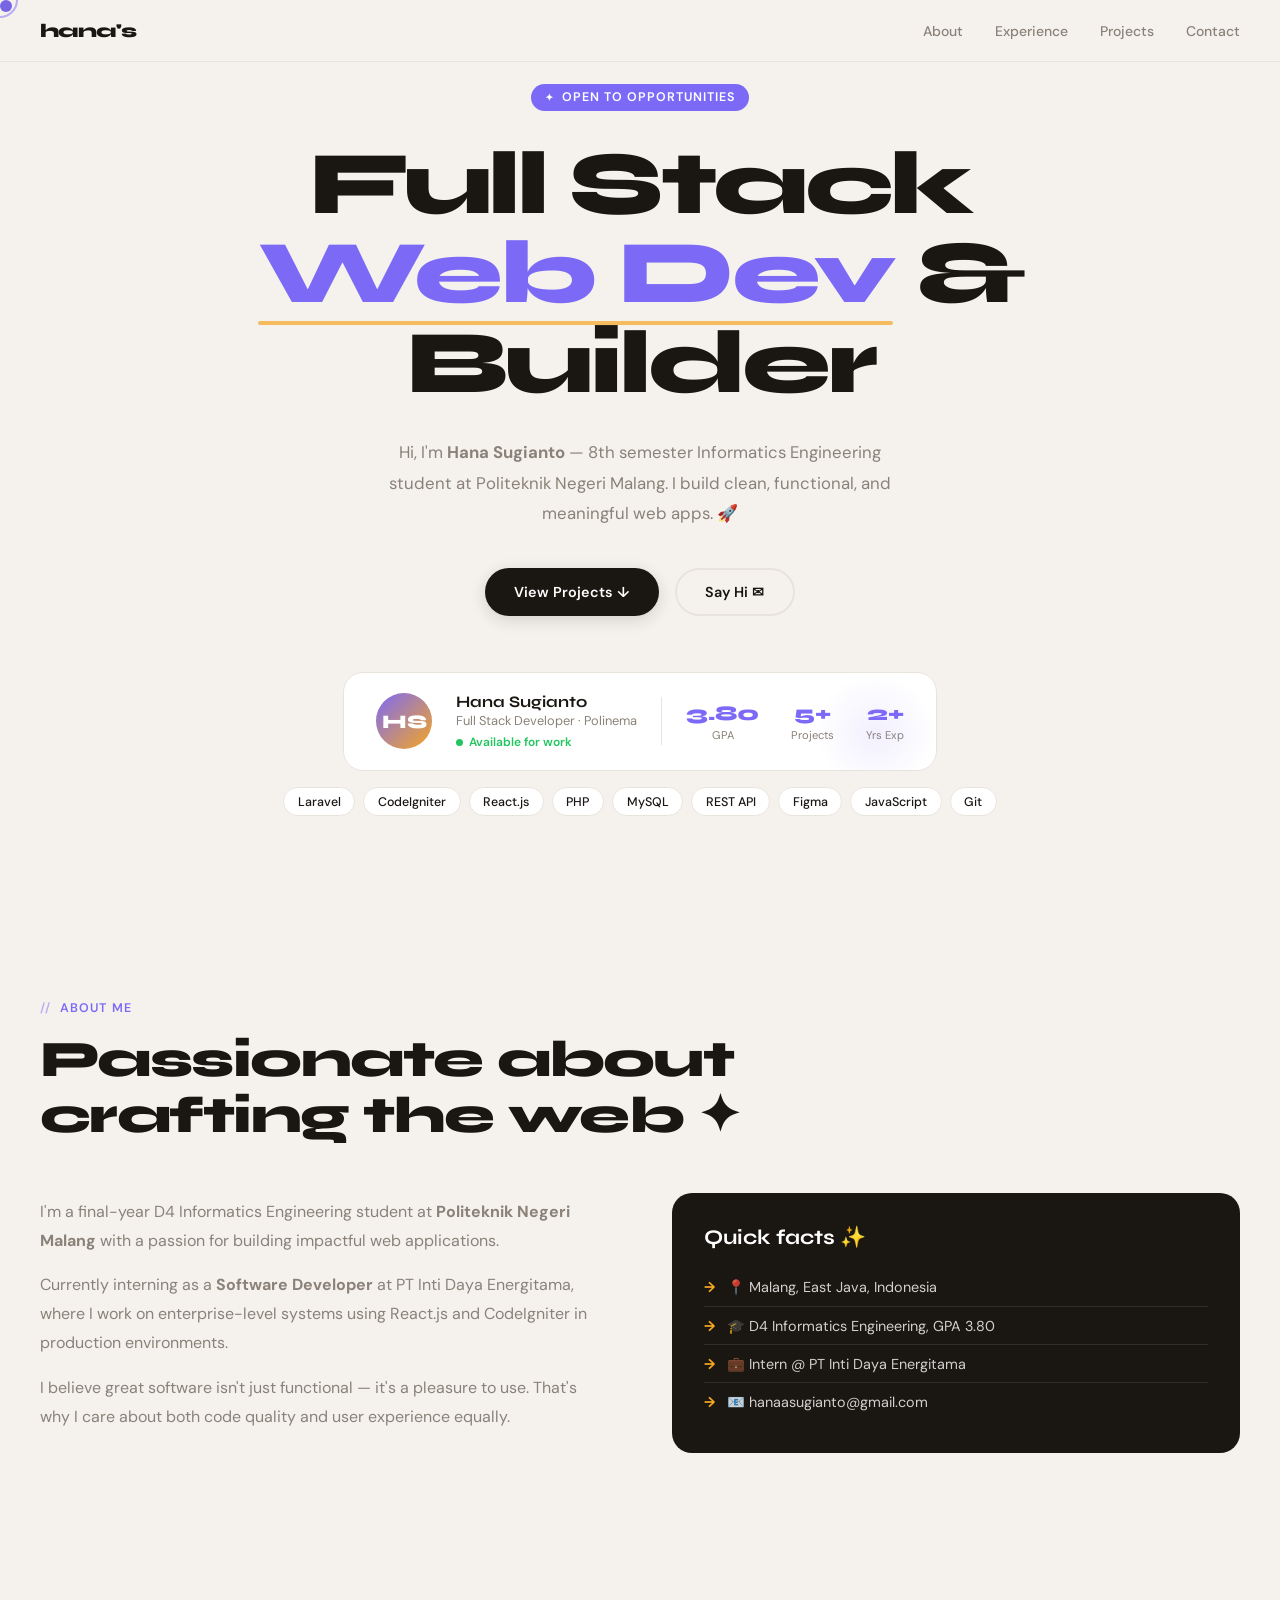
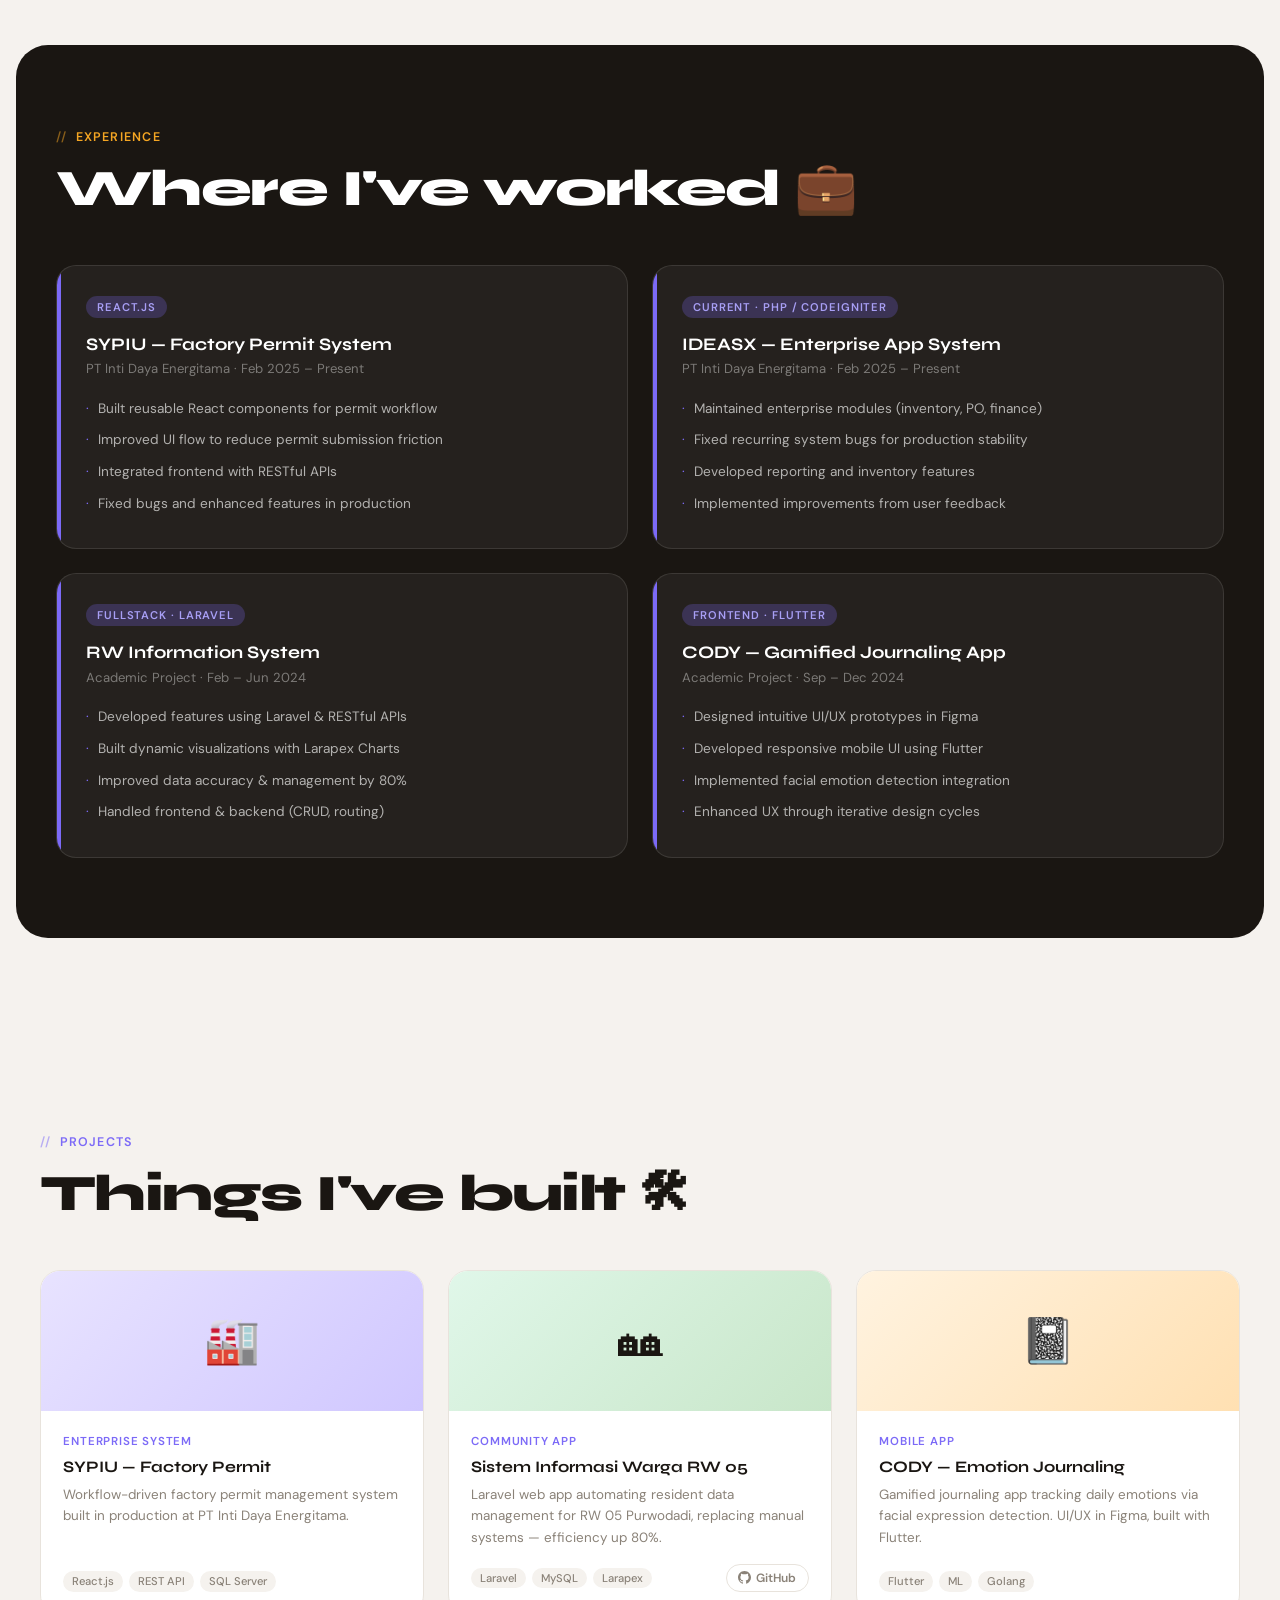
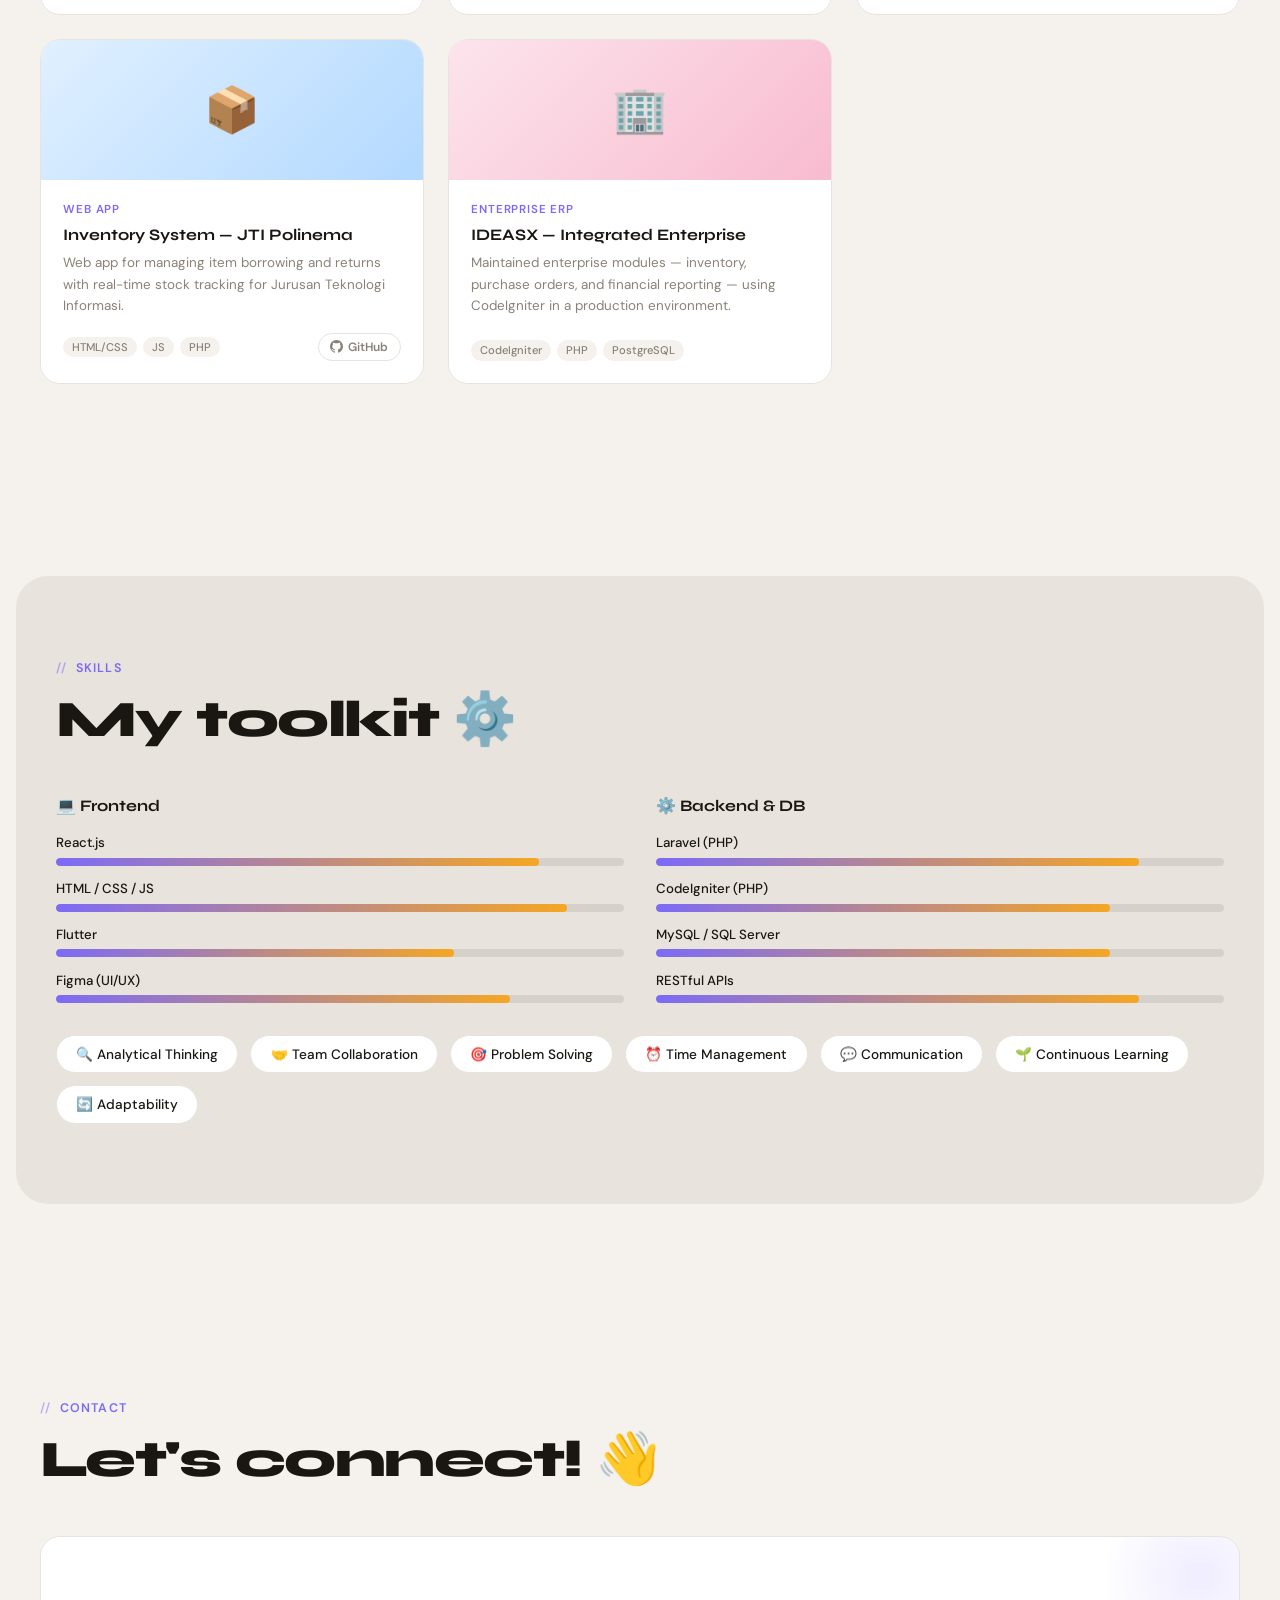
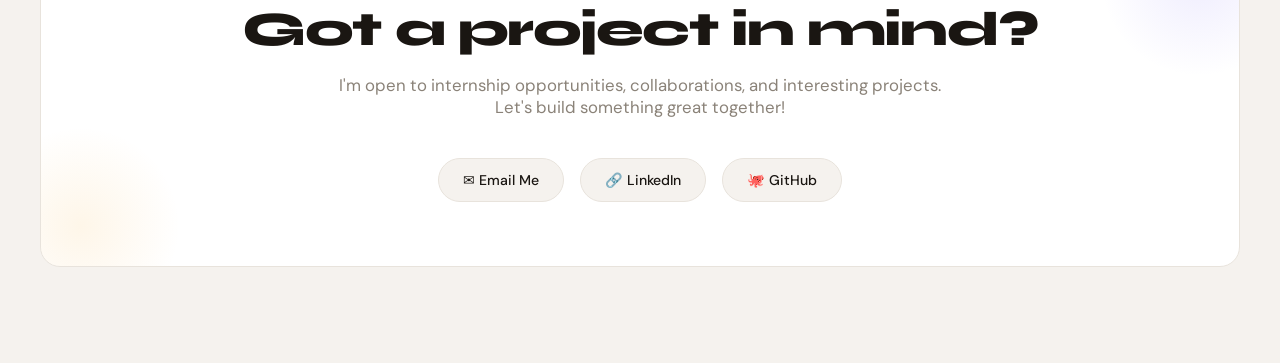
<file: index.html>
<!DOCTYPE html>
<html lang="en">
<head>
  <meta charset="UTF-8" />
  <meta name="viewport" content="width=device-width, initial-scale=1.0" />
  <title>Hana Sugianto — Portfolio</title>
  <link href="https://fonts.googleapis.com/css2?family=Syne:wght@400;600;700;800&family=DM+Sans:ital,wght@0,300;0,400;0,500;1,300&display=swap" rel="stylesheet" />
  <link rel="stylesheet" href="style.css" />
</head>
<body>

  <!-- ── CURSOR ── -->
  <div class="cursor" id="cursor"></div>
  <div class="cursor-ring" id="cursorRing"></div>

  <!-- ══════════════════════════════════════
       NAV
  ══════════════════════════════════════ -->
  <nav>
    <div class="nav-logo">hana's</div>
    <ul class="nav-links">
      <li><a href="#about">About</a></li>
      <li><a href="#experience">Experience</a></li>
      <li><a href="#projects">Projects</a></li>
      <li><a href="#contact">Contact</a></li>
    </ul>
  </nav>

  <!-- ══════════════════════════════════════
      WELCOME
  ══════════════════════════════════════ -->
  <section class="hero">
    <div class="hero-tag">Open to Opportunities</div>

    <h1>Full Stack <em>Web Dev</em> &amp; Builder</h1>

    <p class="hero-desc">
      Hi, I'm <strong>Hana Sugianto</strong> — 8th semester Informatics Engineering student
      at Politeknik Negeri Malang. I build clean, functional, and meaningful web apps. 🚀
    </p>

    <div class="hero-btns">
      <a href="#projects" class="btn btn-primary">View Projects ↓</a>
      <a href="mailto:hanaasugianto@gmail.com" class="btn btn-outline">Say Hi ✉</a>
    </div>

    <!-- Profile strip -->
    <div class="hero-profile-row">
      <div class="profile-avatar">HS</div>
      <div class="profile-meta">
        <h3>Hana Sugianto</h3>
        <p>Full Stack Developer · Polinema</p>
        <div class="status-dot">Available for work</div>
      </div>
      <div class="hero-divider"></div>
      <div class="mini-stats">
        <div class="mini-stat">
          <div class="num">3.80</div>
          <div class="label">GPA</div>
        </div>
        <div class="mini-stat">
          <div class="num">5+</div>
          <div class="label">Projects</div>
        </div>
        <div class="mini-stat">
          <div class="num">2+</div>
          <div class="label">Yrs Exp</div>
        </div>
      </div>
    </div>

    <!-- Tech chip strip -->
    <div class="hero-chips">
      <span class="chip">Laravel</span>
      <span class="chip">CodeIgniter</span>
      <span class="chip">React.js</span>
      <span class="chip">PHP</span>
      <span class="chip">MySQL</span>
      <span class="chip">REST API</span>
      <span class="chip">Figma</span>
      <span class="chip">JavaScript</span>
      <span class="chip">Git</span>
    </div>

  </section>


  <!-- ══════════════════════════════════════
       ABOUT
  ══════════════════════════════════════ -->
  <section id="about">
    <div class="container">
      <div class="section-label">About Me</div>
      <h2 class="section-title">Passionate about<br/>crafting the web ✦</h2>

      <div class="about-grid reveal">
        <div class="about-text">
          <p>I'm a final-year D4 Informatics Engineering student at <strong>Politeknik Negeri Malang</strong> with a passion for building impactful web applications.</p>
          <p>Currently interning as a <strong>Software Developer</strong> at PT Inti Daya Energitama, where I work on enterprise-level systems using React.js and CodeIgniter in production environments.</p>
          <p>I believe great software isn't just functional — it's a pleasure to use. That's why I care about both code quality and user experience equally.</p>
        </div>
        <div class="about-accent">
          <h3>Quick facts ✨</h3>
          <ul class="about-list">
            <li>📍 Malang, East Java, Indonesia</li>
            <li>🎓 D4 Informatics Engineering, GPA 3.80</li>
            <li>💼 Intern @ PT Inti Daya Energitama</li>
            <li>📧 hanaasugianto@gmail.com</li>
          </ul>
        </div>
      </div>
    </div>
  </section>


  <!-- ══════════════════════════════════════
       EXPERIENCE
  ══════════════════════════════════════ -->
  <section id="experience" style="padding-left:0;padding-right:0;">
    <div class="exp-section container" style="max-width:100%;padding:5rem 2.5rem;">
      <div class="section-label">Experience</div>
      <h2 class="section-title">Where I've worked 💼</h2>

      <div class="exp-grid reveal">

        <div class="exp-card">
          <div class="exp-badge">React.js</div>
          <h3>SYPIU — Factory Permit System</h3>
          <div class="company">PT Inti Daya Energitama · Feb 2025 – Present</div>
          <ul>
            <li>Built reusable React components for permit workflow</li>
            <li>Improved UI flow to reduce permit submission friction</li>
            <li>Integrated frontend with RESTful APIs</li>
            <li>Fixed bugs and enhanced features in production</li>
          </ul>
        </div>

        <div class="exp-card">
          <div class="exp-badge">Current · PHP / CodeIgniter</div>
          <h3>IDEASX — Enterprise App System</h3>
          <div class="company">PT Inti Daya Energitama · Feb 2025 – Present</div>
          <ul>
            <li>Maintained enterprise modules (inventory, PO, finance)</li>
            <li>Fixed recurring system bugs for production stability</li>
            <li>Developed reporting and inventory features</li>
            <li>Implemented improvements from user feedback</li>
          </ul>
        </div>

        <div class="exp-card">
          <div class="exp-badge">Fullstack · Laravel</div>
          <h3>RW Information System</h3>
          <div class="company">Academic Project · Feb – Jun 2024</div>
          <ul>
            <li>Developed features using Laravel &amp; RESTful APIs</li>
            <li>Built dynamic visualizations with Larapex Charts</li>
            <li>Improved data accuracy &amp; management by 80%</li>
            <li>Handled frontend &amp; backend (CRUD, routing)</li>
          </ul>
        </div>

        <div class="exp-card">
          <div class="exp-badge">Frontend · Flutter</div>
          <h3>CODY — Gamified Journaling App</h3>
          <div class="company">Academic Project · Sep – Dec 2024</div>
          <ul>
            <li>Designed intuitive UI/UX prototypes in Figma</li>
            <li>Developed responsive mobile UI using Flutter</li>
            <li>Implemented facial emotion detection integration</li>
            <li>Enhanced UX through iterative design cycles</li>
          </ul>
        </div>

      </div>
    </div>
  </section>


  <!-- ══════════════════════════════════════
       PROJECTS
  ══════════════════════════════════════ -->
  <section id="projects">
    <div class="container">
      <div class="section-label">Projects</div>
      <h2 class="section-title">Things I've built 🛠</h2>

      <div class="projects-grid reveal">

        <!-- SYPIU -->
        <div class="proj-card">
          <div class="proj-thumb purple">🏭</div>
          <div class="proj-body">
            <div class="proj-tag">Enterprise System</div>
            <h3>SYPIU — Factory Permit</h3>
            <p>Workflow-driven factory permit management system built in production at PT Inti Daya Energitama.</p>
            <div class="proj-footer">
              <div class="proj-techs">
                <span class="tech-tag">React.js</span>
                <span class="tech-tag">REST API</span>
                <span class="tech-tag">SQL Server</span>
              </div>
              <!-- <a href="https://github.com/hanasgnt" target="_blank" class="proj-github">
                <svg viewBox="0 0 24 24"><path d="M12 0C5.37 0 0 5.37 0 12c0 5.3 3.438 9.8 8.205 11.385.6.113.82-.258.82-.577v-2.234c-3.338.726-4.033-1.416-4.033-1.416-.546-1.387-1.333-1.756-1.333-1.756-1.089-.745.083-.729.083-.729 1.205.084 1.839 1.237 1.839 1.237 1.07 1.834 2.807 1.304 3.492.997.107-.775.418-1.305.762-1.604-2.665-.305-5.467-1.334-5.467-5.931 0-1.311.469-2.381 1.236-3.221-.124-.303-.535-1.524.117-3.176 0 0 1.008-.322 3.301 1.23A11.509 11.509 0 0 1 12 5.803c1.02.005 2.047.138 3.006.404 2.291-1.552 3.297-1.23 3.297-1.23.653 1.653.242 2.874.118 3.176.77.84 1.235 1.911 1.235 3.221 0 4.609-2.807 5.624-5.479 5.921.43.372.823 1.102.823 2.222v3.293c0 .319.192.694.801.576C20.566 21.797 24 17.3 24 12c0-6.63-5.37-12-12-12z"/></svg>
                View
              </a> -->
            </div>
          </div>
        </div>

        <!-- RW Informasi -->
        <div class="proj-card">
          <div class="proj-thumb green">🏘</div>
          <div class="proj-body">
            <div class="proj-tag">Community App</div>
            <h3>Sistem Informasi Warga RW 05</h3>
            <p>Laravel web app automating resident data management for RW 05 Purwodadi, replacing manual systems — efficiency up 80%.</p>
            <div class="proj-footer">
              <div class="proj-techs">
                <span class="tech-tag">Laravel</span>
                <span class="tech-tag">MySQL</span>
                <span class="tech-tag">Larapex</span>
              </div>
              <a href="https://github.com/WulanMPF/SISRW" target="_blank" class="proj-github">
                <svg viewBox="0 0 24 24"><path d="M12 0C5.37 0 0 5.37 0 12c0 5.3 3.438 9.8 8.205 11.385.6.113.82-.258.82-.577v-2.234c-3.338.726-4.033-1.416-4.033-1.416-.546-1.387-1.333-1.756-1.333-1.756-1.089-.745.083-.729.083-.729 1.205.084 1.839 1.237 1.839 1.237 1.07 1.834 2.807 1.304 3.492.997.107-.775.418-1.305.762-1.604-2.665-.305-5.467-1.334-5.467-5.931 0-1.311.469-2.381 1.236-3.221-.124-.303-.535-1.524.117-3.176 0 0 1.008-.322 3.301 1.23A11.509 11.509 0 0 1 12 5.803c1.02.005 2.047.138 3.006.404 2.291-1.552 3.297-1.23 3.297-1.23.653 1.653.242 2.874.118 3.176.77.84 1.235 1.911 1.235 3.221 0 4.609-2.807 5.624-5.479 5.921.43.372.823 1.102.823 2.222v3.293c0 .319.192.694.801.576C20.566 21.797 24 17.3 24 12c0-6.63-5.37-12-12-12z"/></svg>
                GitHub
              </a>
            </div>
          </div>
        </div>

        <!-- CODY -->
        <div class="proj-card">
          <div class="proj-thumb orange">📓</div>
          <div class="proj-body">
            <div class="proj-tag">Mobile App</div>
            <h3>CODY — Emotion Journaling</h3>
            <p>Gamified journaling app tracking daily emotions via facial expression detection. UI/UX in Figma, built with Flutter.</p>
            <div class="proj-footer">
              <div class="proj-techs">
                <span class="tech-tag">Flutter</span>
                <span class="tech-tag">ML</span>
                <span class="tech-tag">Golang</span>
              </div>
              <!-- <a href="https://github.com/hanasgnt" target="_blank" class="proj-github">
                <svg viewBox="0 0 24 24"><path d="M12 0C5.37 0 0 5.37 0 12c0 5.3 3.438 9.8 8.205 11.385.6.113.82-.258.82-.577v-2.234c-3.338.726-4.033-1.416-4.033-1.416-.546-1.387-1.333-1.756-1.333-1.756-1.089-.745.083-.729.083-.729 1.205.084 1.839 1.237 1.839 1.237 1.07 1.834 2.807 1.304 3.492.997.107-.775.418-1.305.762-1.604-2.665-.305-5.467-1.334-5.467-5.931 0-1.311.469-2.381 1.236-3.221-.124-.303-.535-1.524.117-3.176 0 0 1.008-.322 3.301 1.23A11.509 11.509 0 0 1 12 5.803c1.02.005 2.047.138 3.006.404 2.291-1.552 3.297-1.23 3.297-1.23.653 1.653.242 2.874.118 3.176.77.84 1.235 1.911 1.235 3.221 0 4.609-2.807 5.624-5.479 5.921.43.372.823 1.102.823 2.222v3.293c0 .319.192.694.801.576C20.566 21.797 24 17.3 24 12c0-6.63-5.37-12-12-12z"/></svg>
                GitHub
              </a> -->
            </div>
          </div>
        </div>

        <!-- Inventory -->
        <div class="proj-card">
          <div class="proj-thumb blue">📦</div>
          <div class="proj-body">
            <div class="proj-tag">Web App</div>
            <h3>Inventory System — JTI Polinema</h3>
            <p>Web app for managing item borrowing and returns with real-time stock tracking for Jurusan Teknologi Informasi.</p>
            <div class="proj-footer">
              <div class="proj-techs">
                <span class="tech-tag">HTML/CSS</span>
                <span class="tech-tag">JS</span>
                <span class="tech-tag">PHP</span>
              </div>
              <a href="https://github.com/Gin-Arata/pasrahTeam-inventory2G" target="_blank" class="proj-github">
                <svg viewBox="0 0 24 24"><path d="M12 0C5.37 0 0 5.37 0 12c0 5.3 3.438 9.8 8.205 11.385.6.113.82-.258.82-.577v-2.234c-3.338.726-4.033-1.416-4.033-1.416-.546-1.387-1.333-1.756-1.333-1.756-1.089-.745.083-.729.083-.729 1.205.084 1.839 1.237 1.839 1.237 1.07 1.834 2.807 1.304 3.492.997.107-.775.418-1.305.762-1.604-2.665-.305-5.467-1.334-5.467-5.931 0-1.311.469-2.381 1.236-3.221-.124-.303-.535-1.524.117-3.176 0 0 1.008-.322 3.301 1.23A11.509 11.509 0 0 1 12 5.803c1.02.005 2.047.138 3.006.404 2.291-1.552 3.297-1.23 3.297-1.23.653 1.653.242 2.874.118 3.176.77.84 1.235 1.911 1.235 3.221 0 4.609-2.807 5.624-5.479 5.921.43.372.823 1.102.823 2.222v3.293c0 .319.192.694.801.576C20.566 21.797 24 17.3 24 12c0-6.63-5.37-12-12-12z"/></svg>
                GitHub
              </a>
            </div>
          </div>
        </div>

        <!-- IDEASX -->
        <div class="proj-card">
          <div class="proj-thumb pink">🏢</div>
          <div class="proj-body">
            <div class="proj-tag">Enterprise ERP</div>
            <h3>IDEASX — Integrated Enterprise</h3>
            <p>Maintained enterprise modules — inventory, purchase orders, and financial reporting — using CodeIgniter in a production environment.</p>
            <div class="proj-footer">
              <div class="proj-techs">
                <span class="tech-tag">CodeIgniter</span>
                <span class="tech-tag">PHP</span>
                <span class="tech-tag">PostgreSQL</span>
              </div>
              <!-- <a href="https://github.com/hanasgnt" target="_blank" class="proj-github">
                <svg viewBox="0 0 24 24"><path d="M12 0C5.37 0 0 5.37 0 12c0 5.3 3.438 9.8 8.205 11.385.6.113.82-.258.82-.577v-2.234c-3.338.726-4.033-1.416-4.033-1.416-.546-1.387-1.333-1.756-1.333-1.756-1.089-.745.083-.729.083-.729 1.205.084 1.839 1.237 1.839 1.237 1.07 1.834 2.807 1.304 3.492.997.107-.775.418-1.305.762-1.604-2.665-.305-5.467-1.334-5.467-5.931 0-1.311.469-2.381 1.236-3.221-.124-.303-.535-1.524.117-3.176 0 0 1.008-.322 3.301 1.23A11.509 11.509 0 0 1 12 5.803c1.02.005 2.047.138 3.006.404 2.291-1.552 3.297-1.23 3.297-1.23.653 1.653.242 2.874.118 3.176.77.84 1.235 1.911 1.235 3.221 0 4.609-2.807 5.624-5.479 5.921.43.372.823 1.102.823 2.222v3.293c0 .319.192.694.801.576C20.566 21.797 24 17.3 24 12c0-6.63-5.37-12-12-12z"/></svg>
                View
              </a> -->
            </div>
          </div>
        </div>

      </div>
    </div>
  </section>


  <!-- ══════════════════════════════════════
       SKILLS
  ══════════════════════════════════════ -->
  <section id="skills" style="padding-left:0;padding-right:0;">
    <div class="skills-section container" style="max-width:100%;padding:5rem 2.5rem;">
      <div class="section-label">Skills</div>
      <h2 class="section-title">My toolkit ⚙️</h2>

      <div class="skills-grid reveal">

        <div class="skill-group">
          <h3>💻 Frontend</h3>
          <div class="skill-bars">
            <div class="skill-bar-item">
              <div class="skill-bar-top"><span>React.js</span><span></span></div>
              <div class="skill-bar-bg"><div class="skill-bar-fill" style="width:85%"></div></div>
            </div>
            <div class="skill-bar-item">
              <div class="skill-bar-top"><span>HTML / CSS / JS</span><span></span></div>
              <div class="skill-bar-bg"><div class="skill-bar-fill" style="width:90%"></div></div>
            </div>
            <div class="skill-bar-item">
              <div class="skill-bar-top"><span>Flutter</span><span></span></div>
              <div class="skill-bar-bg"><div class="skill-bar-fill" style="width:70%"></div></div>
            </div>
            <div class="skill-bar-item">
              <div class="skill-bar-top"><span>Figma (UI/UX)</span><span></span></div>
              <div class="skill-bar-bg"><div class="skill-bar-fill" style="width:80%"></div></div>
            </div>
          </div>
        </div>

        <div class="skill-group">
          <h3>⚙️ Backend &amp; DB</h3>
          <div class="skill-bars">
            <div class="skill-bar-item">
              <div class="skill-bar-top"><span>Laravel (PHP)</span><span></span></div>
              <div class="skill-bar-bg"><div class="skill-bar-fill" style="width:85%"></div></div>
            </div>
            <div class="skill-bar-item">
              <div class="skill-bar-top"><span>CodeIgniter (PHP)</span><span></span></div>
              <div class="skill-bar-bg"><div class="skill-bar-fill" style="width:80%"></div></div>
            </div>
            <div class="skill-bar-item">
              <div class="skill-bar-top"><span>MySQL / SQL Server</span><span></span></div>
              <div class="skill-bar-bg"><div class="skill-bar-fill" style="width:80%"></div></div>
            </div>
            <div class="skill-bar-item">
              <div class="skill-bar-top"><span>RESTful APIs</span><span></span></div>
              <div class="skill-bar-bg"><div class="skill-bar-fill" style="width:85%"></div></div>
            </div>
          </div>
        </div>

        <div class="soft-skills">
          <span class="soft-chip">🔍 Analytical Thinking</span>
          <span class="soft-chip">🤝 Team Collaboration</span>
          <span class="soft-chip">🎯 Problem Solving</span>
          <span class="soft-chip">⏰ Time Management</span>
          <span class="soft-chip">💬 Communication</span>
          <span class="soft-chip">🌱 Continuous Learning</span>
          <span class="soft-chip">🔄 Adaptability</span>
        </div>

      </div>
    </div>
  </section>


  <!-- ══════════════════════════════════════
       CONTACT
  ══════════════════════════════════════ -->
  <section id="contact">
    <div class="container">
      <div class="section-label">Contact</div>
      <h2 class="section-title">Let's connect! 👋</h2>
      <div class="contact-inner reveal">
        <h2>Got a project in mind?</h2>
        <p>I'm open to internship opportunities, collaborations, and interesting projects.<br/>Let's build something great together!</p>
        <div class="contact-links">
          <a href="mailto:hanaasugianto@gmail.com" class="contact-link">✉ Email Me</a>
          <a href="https://linkedin.com/in/hanasgnt" target="_blank" class="contact-link">🔗 LinkedIn</a>
          <a href="https://github.com/hanasgnt" target="_blank" class="contact-link">🐙 GitHub</a>
        </div>
      </div>
    </div>
  </section>


  <!-- ══════════════════════════════════════
       FOOTER
  ══════════════════════════════════════ -->
  <!-- <footer>
    Designed &amp; built with <span>♥</span> by Hana Sugianto · 2025
  </footer> -->

  <script src="main.js"></script>
</body>
</html>
</file>
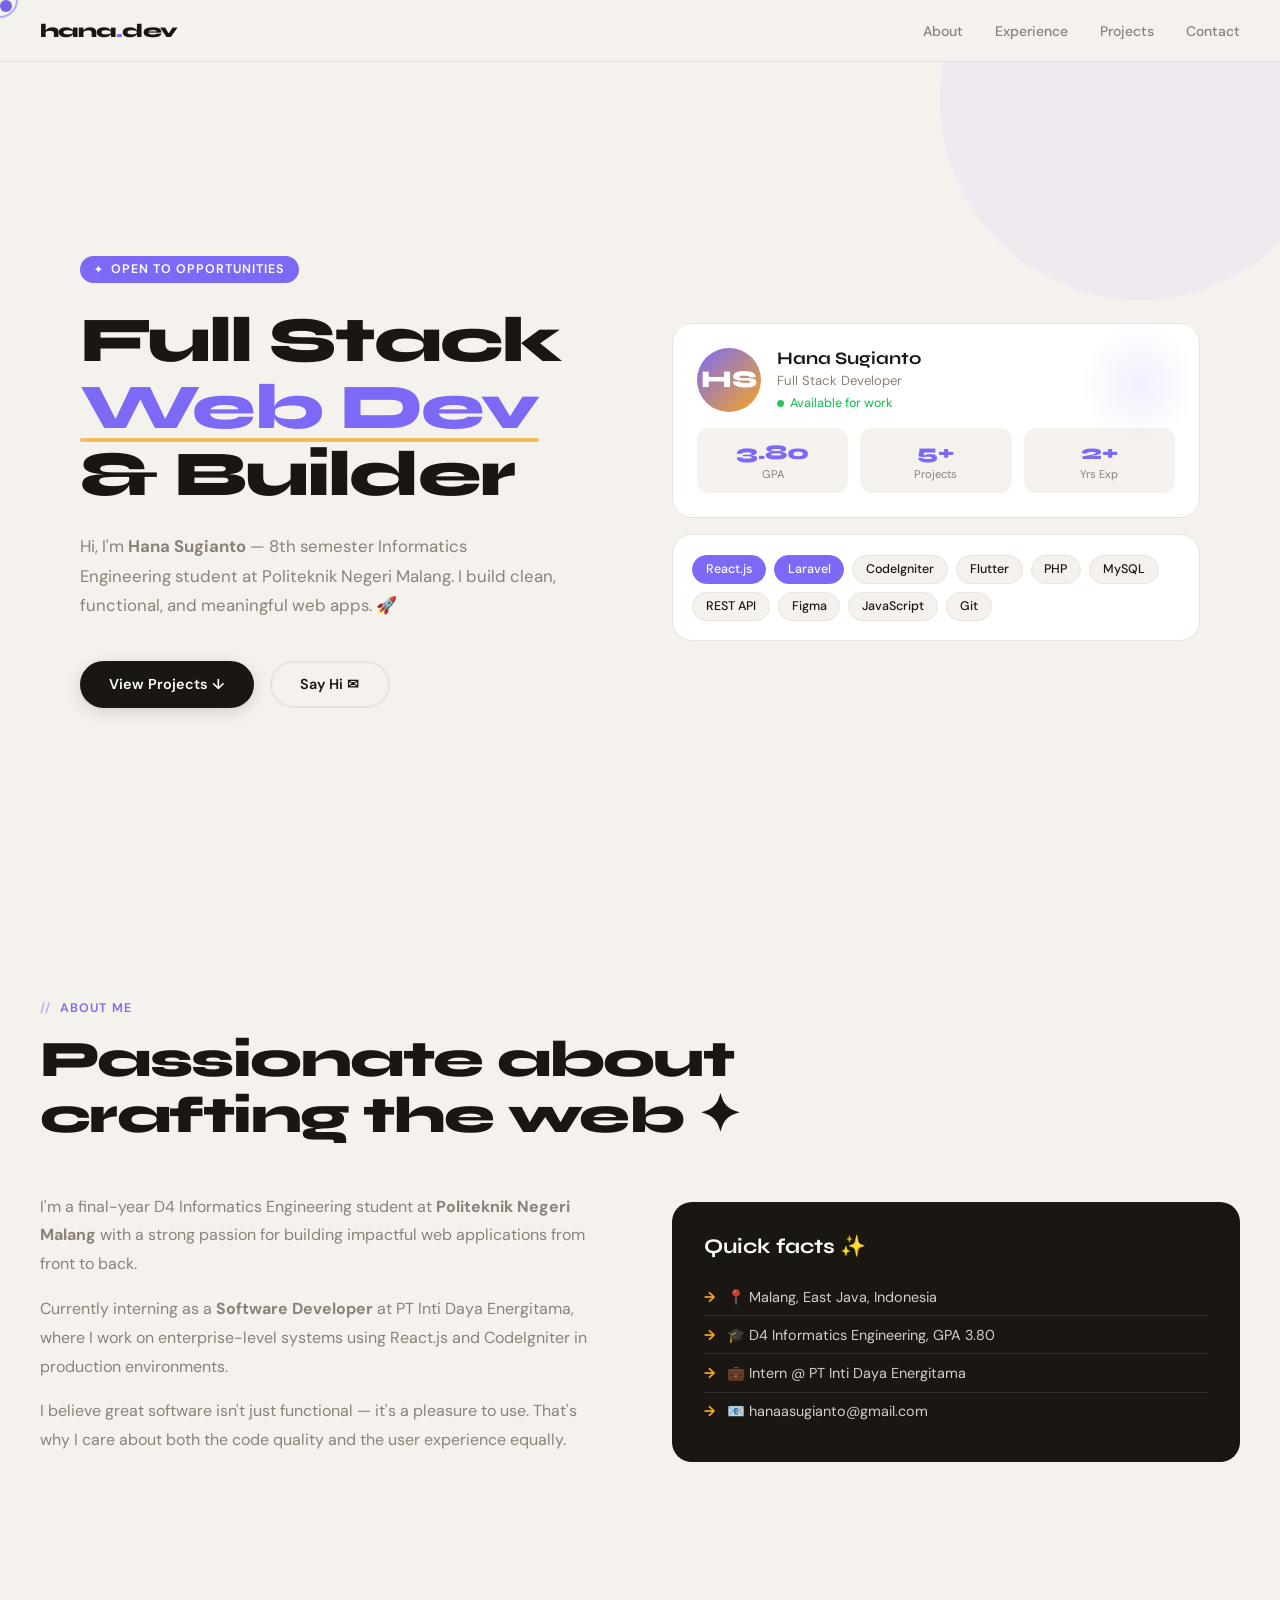
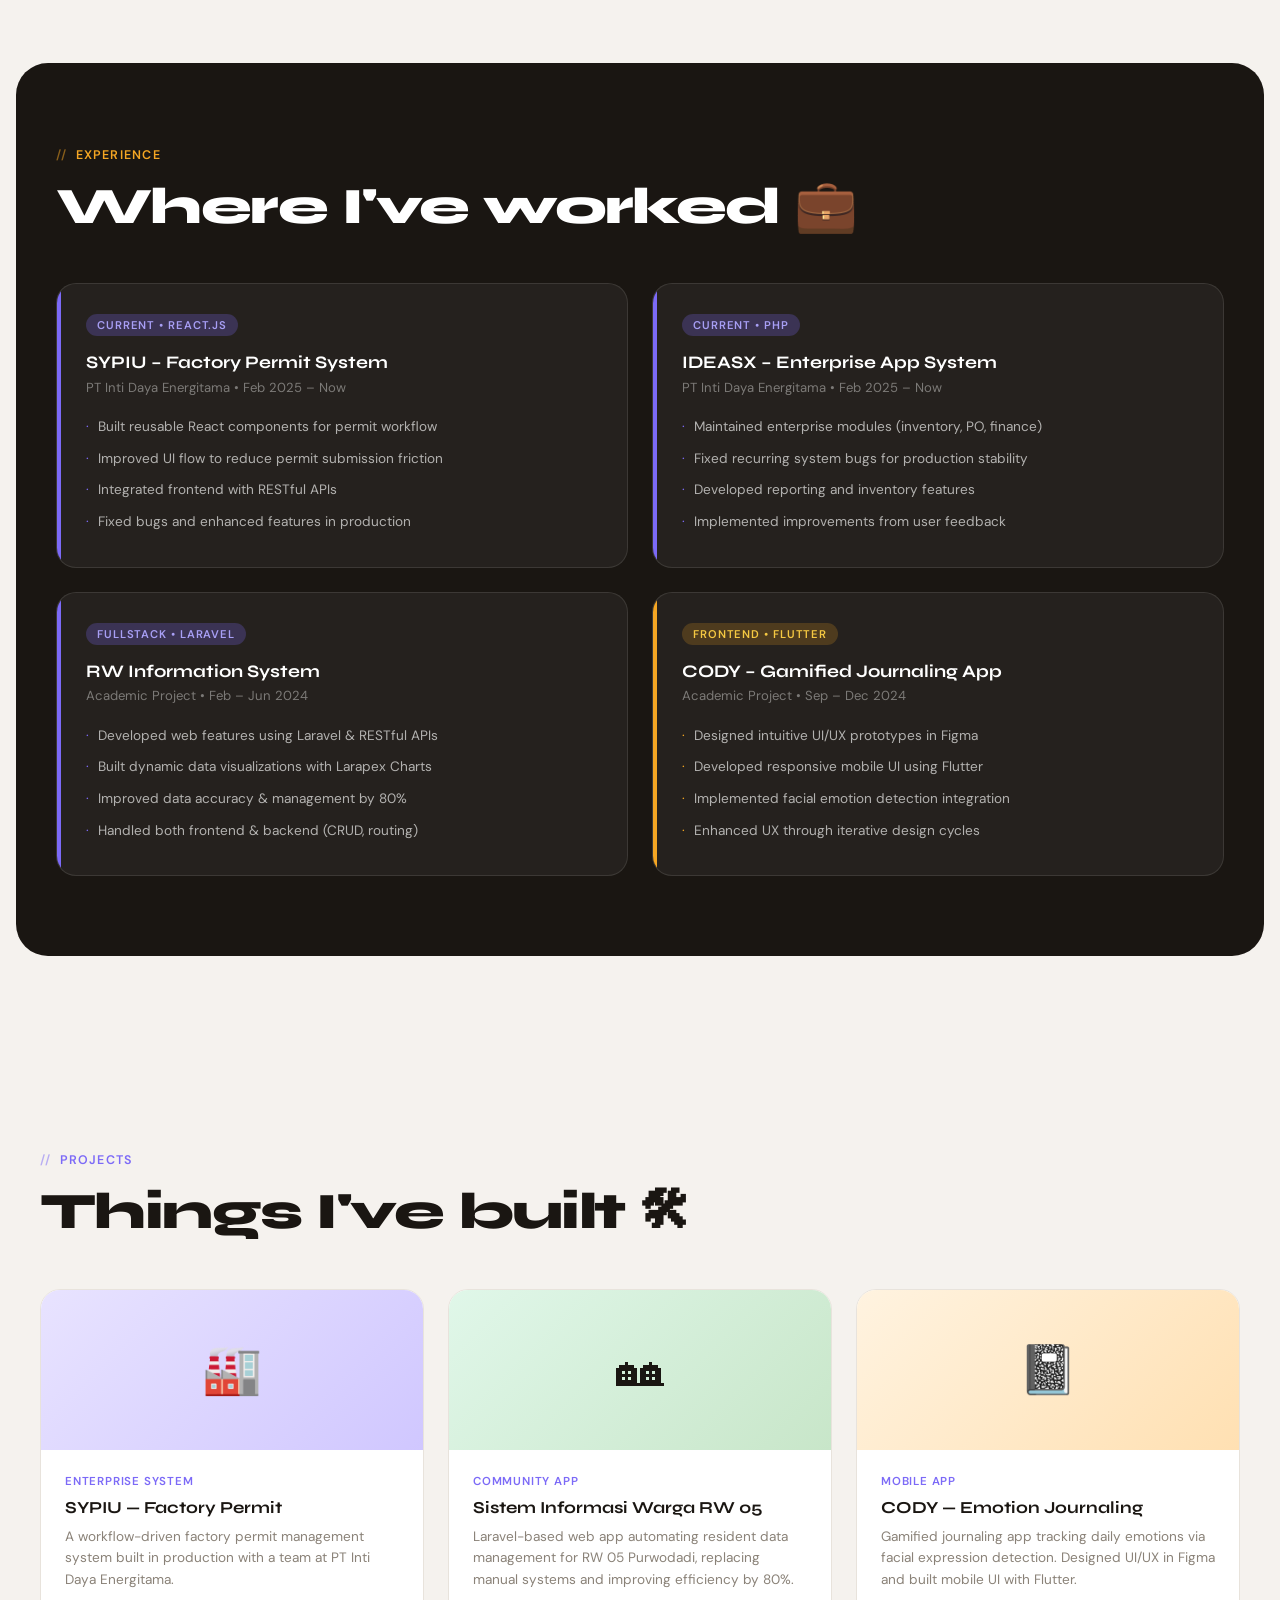
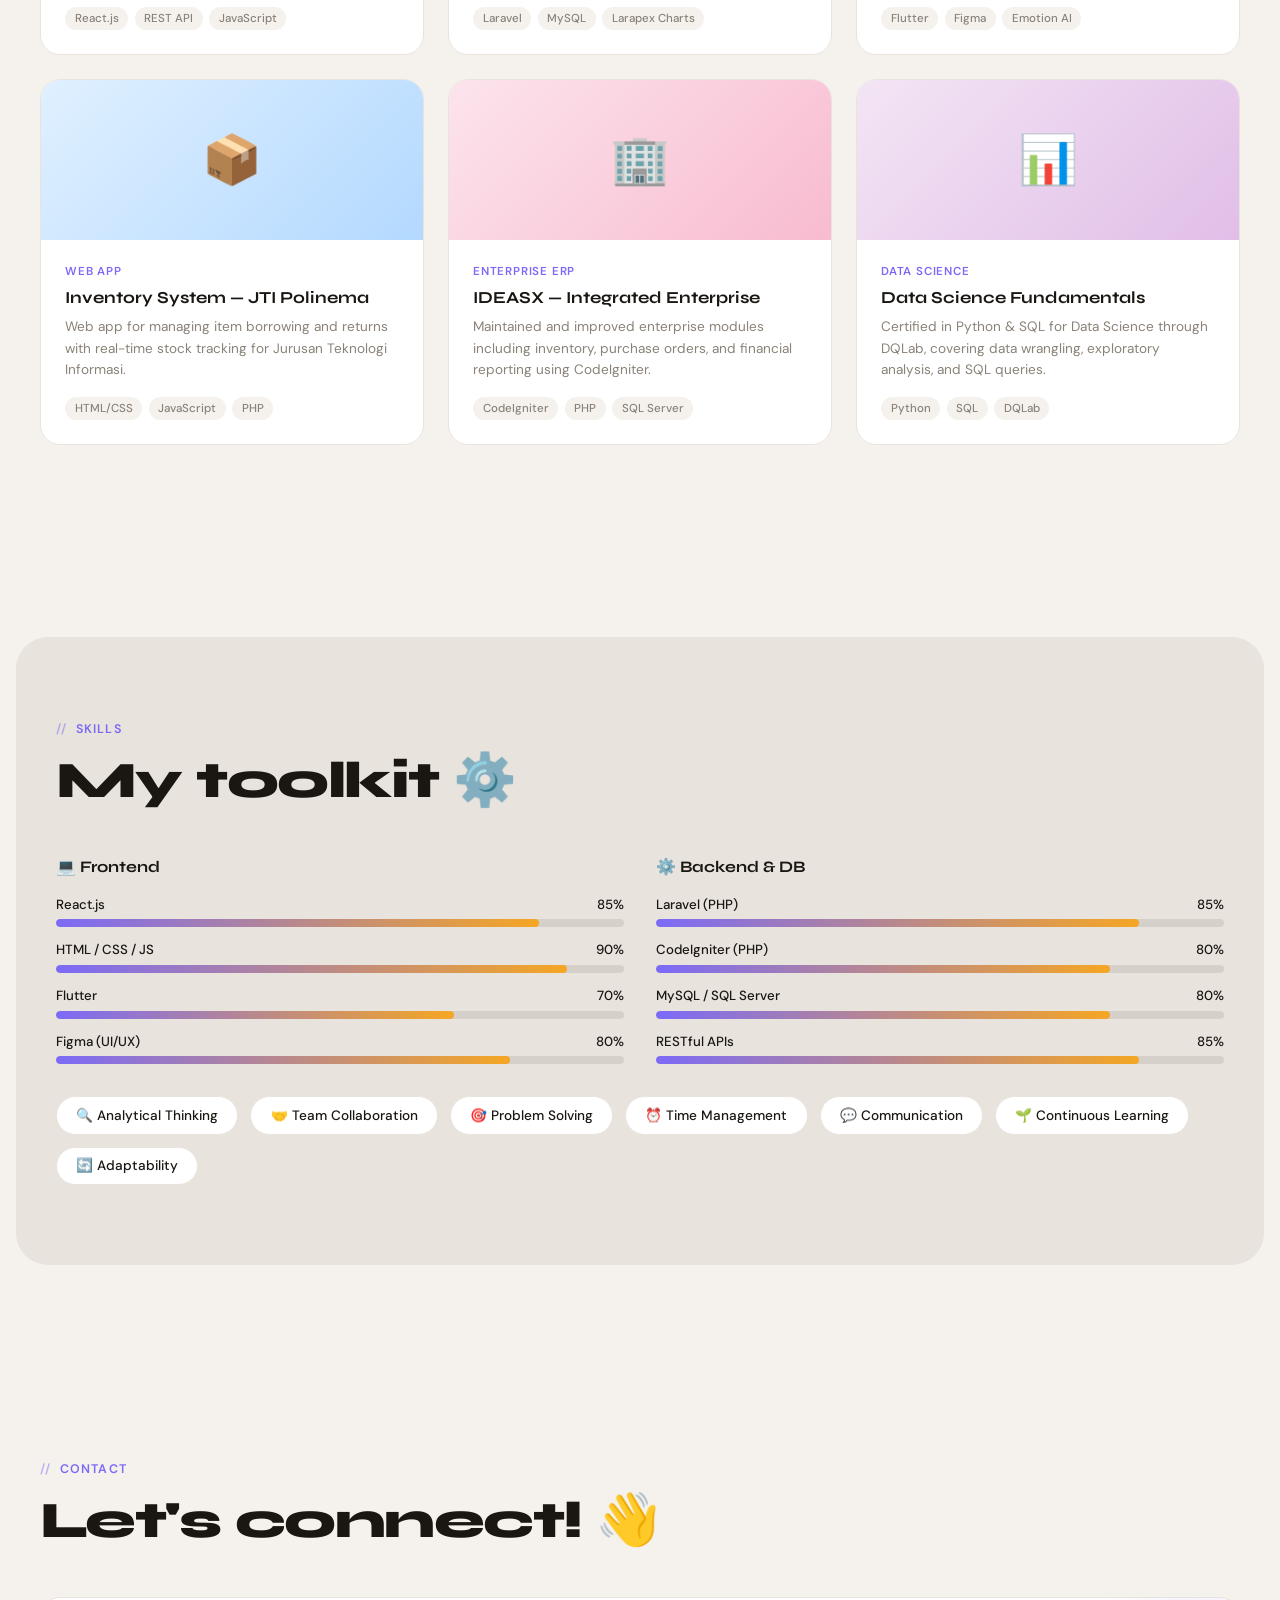
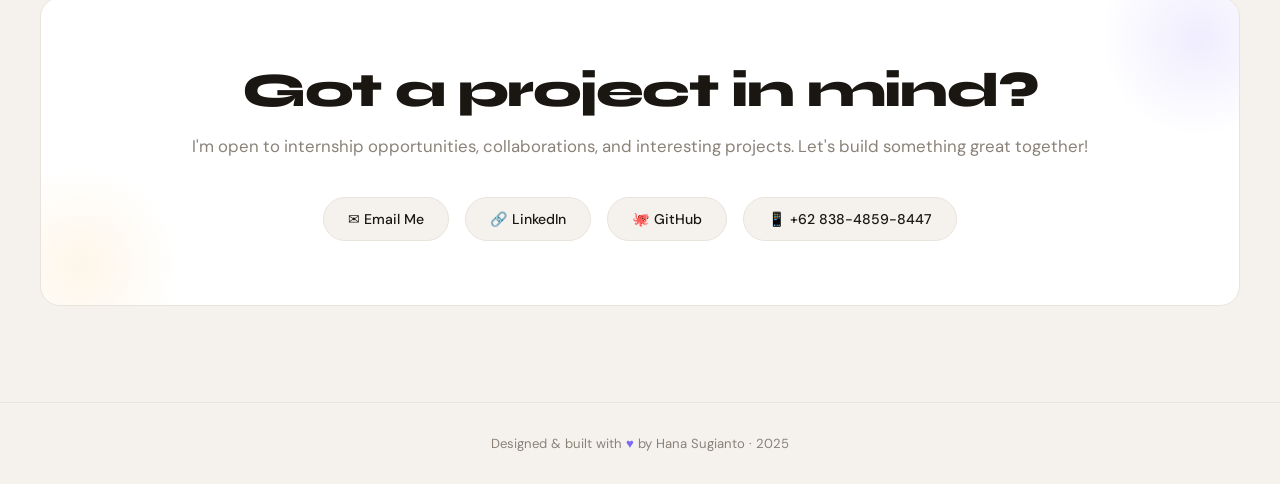
<file: index_old.html>
<!DOCTYPE html>
<html lang="en">
<head>
  <meta charset="UTF-8" />
  <meta name="viewport" content="width=device-width, initial-scale=1.0" />
  <title>Hana Sugianto — Portfolio</title>
  <link href="https://fonts.googleapis.com/css2?family=Syne:wght@400;600;700;800&family=DM+Sans:ital,wght@0,300;0,400;0,500;1,300&display=swap" rel="stylesheet" />
  <style>
    :root {
      --bg: #f5f2ee;
      --ink: #1a1612;
      --accent: #7c6af7;
      --accent2: #f5a623;
      --soft: #e8e3dc;
      --muted: #8a8278;
      --card: #ffffff;
      --radius: 20px;
    }

    *, *::before, *::after { box-sizing: border-box; margin: 0; padding: 0; }

    html { scroll-behavior: smooth; }

    body {
      font-family: 'DM Sans', sans-serif;
      background: var(--bg);
      color: var(--ink);
      overflow-x: hidden;
      cursor: none;
    }

    /* Custom cursor */
    .cursor {
      width: 12px; height: 12px;
      background: var(--accent);
      border-radius: 50%;
      position: fixed; top: 0; left: 0;
      pointer-events: none;
      z-index: 9999;
      transition: transform 0.15s ease, background 0.2s;
      mix-blend-mode: multiply;
    }
    .cursor-ring {
      width: 36px; height: 36px;
      border: 2px solid var(--accent);
      border-radius: 50%;
      position: fixed; top: 0; left: 0;
      pointer-events: none;
      z-index: 9998;
      transition: all 0.1s ease;
      opacity: 0.5;
    }

    /* NAV */
    nav {
      position: fixed; top: 0; left: 0; right: 0;
      z-index: 100;
      padding: 1.2rem 2.5rem;
      display: flex; align-items: center; justify-content: space-between;
      background: rgba(245,242,238,0.85);
      backdrop-filter: blur(12px);
      border-bottom: 1px solid var(--soft);
    }
    .nav-logo {
      font-family: 'Syne', sans-serif;
      font-weight: 800;
      font-size: 1.2rem;
      letter-spacing: -0.03em;
    }
    .nav-logo span { color: var(--accent); }
    .nav-links { display: flex; gap: 2rem; list-style: none; }
    .nav-links a {
      text-decoration: none;
      font-size: 0.875rem;
      font-weight: 500;
      color: var(--muted);
      transition: color 0.2s;
      position: relative;
    }
    .nav-links a::after {
      content: '';
      position: absolute; bottom: -3px; left: 0;
      width: 0; height: 2px;
      background: var(--accent);
      transition: width 0.25s ease;
      border-radius: 99px;
    }
    .nav-links a:hover { color: var(--ink); }
    .nav-links a:hover::after { width: 100%; }

    /* HERO */
    .hero {
      min-height: 100vh;
      padding: 8rem 2.5rem 4rem;
      display: grid;
      grid-template-columns: 1fr 1fr;
      gap: 4rem;
      align-items: center;
      max-width: 1200px;
      margin: 0 auto;
    }
    .hero-tag {
      display: inline-flex;
      align-items: center;
      gap: 0.5rem;
      background: var(--accent);
      color: #fff;
      font-size: 0.78rem;
      font-weight: 600;
      letter-spacing: 0.08em;
      text-transform: uppercase;
      padding: 0.35rem 0.9rem;
      border-radius: 99px;
      margin-bottom: 1.5rem;
      animation: fadeUp 0.6s ease both;
    }
    .hero-tag::before { content: '✦'; font-size: 0.65rem; }
    .hero h1 {
      font-family: 'Syne', sans-serif;
      font-size: clamp(2.8rem, 5vw, 5rem);
      font-weight: 800;
      line-height: 1.05;
      letter-spacing: -0.03em;
      animation: fadeUp 0.7s 0.1s ease both;
    }
    .hero h1 em {
      font-style: normal;
      color: var(--accent);
      position: relative;
    }
    .hero h1 em::after {
      content: '';
      position: absolute;
      bottom: 4px; left: 0; right: 0;
      height: 4px;
      background: var(--accent2);
      border-radius: 99px;
      opacity: 0.7;
    }
    .hero-desc {
      margin-top: 1.5rem;
      font-size: 1.05rem;
      line-height: 1.75;
      color: var(--muted);
      max-width: 480px;
      animation: fadeUp 0.7s 0.2s ease both;
    }
    .hero-btns {
      margin-top: 2.5rem;
      display: flex;
      gap: 1rem;
      flex-wrap: wrap;
      animation: fadeUp 0.7s 0.3s ease both;
    }
    .btn {
      display: inline-flex;
      align-items: center;
      gap: 0.5rem;
      padding: 0.8rem 1.8rem;
      border-radius: 99px;
      font-family: 'DM Sans', sans-serif;
      font-size: 0.9rem;
      font-weight: 600;
      text-decoration: none;
      border: none;
      cursor: none;
      transition: transform 0.2s, box-shadow 0.2s;
    }
    .btn:hover { transform: translateY(-2px); }
    .btn-primary {
      background: var(--ink);
      color: #fff;
      box-shadow: 0 4px 16px rgba(26,22,18,0.15);
    }
    .btn-primary:hover { box-shadow: 0 8px 24px rgba(26,22,18,0.2); }
    .btn-outline {
      background: transparent;
      color: var(--ink);
      border: 2px solid var(--soft);
    }
    .btn-outline:hover { border-color: var(--accent); color: var(--accent); }

    /* HERO VISUAL */
    .hero-visual {
      display: flex;
      flex-direction: column;
      gap: 1rem;
      animation: fadeUp 0.7s 0.15s ease both;
    }
    .hero-card {
      background: var(--card);
      border-radius: var(--radius);
      padding: 1.5rem;
      border: 1px solid var(--soft);
      position: relative;
      overflow: hidden;
    }
    .hero-card::before {
      content: '';
      position: absolute;
      top: 0; right: 0;
      width: 120px; height: 120px;
      background: radial-gradient(circle, rgba(124,106,247,0.1), transparent 70%);
    }
    .profile-row {
      display: flex;
      align-items: center;
      gap: 1rem;
    }
    .profile-avatar {
      width: 64px; height: 64px;
      border-radius: 50%;
      background: linear-gradient(135deg, var(--accent) 0%, var(--accent2) 100%);
      display: flex; align-items: center; justify-content: center;
      font-family: 'Syne', sans-serif;
      font-weight: 800;
      font-size: 1.5rem;
      color: #fff;
      flex-shrink: 0;
    }
    .profile-info h3 {
      font-family: 'Syne', sans-serif;
      font-size: 1.1rem;
      font-weight: 700;
    }
    .profile-info p {
      font-size: 0.82rem;
      color: var(--muted);
      margin-top: 0.15rem;
    }
    .status-dot {
      display: inline-flex; align-items: center; gap: 0.4rem;
      font-size: 0.78rem;
      color: #22c55e;
      margin-top: 0.4rem;
      font-weight: 500;
    }
    .status-dot::before {
      content: '';
      width: 7px; height: 7px;
      background: #22c55e;
      border-radius: 50%;
      animation: pulse 1.5s infinite;
    }
    .mini-stats {
      display: grid;
      grid-template-columns: 1fr 1fr 1fr;
      gap: 0.75rem;
      margin-top: 1rem;
    }
    .mini-stat {
      background: var(--bg);
      border-radius: 12px;
      padding: 0.75rem;
      text-align: center;
    }
    .mini-stat .num {
      font-family: 'Syne', sans-serif;
      font-weight: 800;
      font-size: 1.3rem;
      color: var(--accent);
    }
    .mini-stat .label {
      font-size: 0.7rem;
      color: var(--muted);
      margin-top: 0.15rem;
    }
    .skill-chips {
      background: var(--card);
      border-radius: var(--radius);
      padding: 1.2rem;
      border: 1px solid var(--soft);
      display: flex;
      flex-wrap: wrap;
      gap: 0.5rem;
    }
    .chip {
      padding: 0.35rem 0.8rem;
      border-radius: 99px;
      font-size: 0.78rem;
      font-weight: 500;
      background: var(--bg);
      border: 1px solid var(--soft);
      transition: all 0.2s;
    }
    .chip:hover { background: var(--accent); color: #fff; border-color: var(--accent); }
    .chip.hot { background: var(--accent); color: #fff; border-color: var(--accent); }

    /* SECTION COMMON */
    section { padding: 6rem 2.5rem; }
    .container { max-width: 1200px; margin: 0 auto; }
    .section-label {
      display: inline-flex;
      align-items: center;
      gap: 0.5rem;
      font-size: 0.78rem;
      font-weight: 600;
      letter-spacing: 0.1em;
      text-transform: uppercase;
      color: var(--accent);
      margin-bottom: 1rem;
    }
    .section-label::before { content: '//'; opacity: 0.5; }
    .section-title {
      font-family: 'Syne', sans-serif;
      font-size: clamp(2rem, 4vw, 3.2rem);
      font-weight: 800;
      letter-spacing: -0.03em;
      line-height: 1.1;
    }

    /* ABOUT */
    .about-grid {
      display: grid;
      grid-template-columns: 1fr 1fr;
      gap: 4rem;
      align-items: center;
      margin-top: 3rem;
    }
    .about-text p {
      color: var(--muted);
      line-height: 1.8;
      margin-bottom: 1rem;
      font-size: 1rem;
    }
    .about-accent {
      background: var(--ink);
      color: #fff;
      border-radius: var(--radius);
      padding: 2rem;
    }
    .about-accent h3 {
      font-family: 'Syne', sans-serif;
      font-size: 1.3rem;
      font-weight: 700;
      margin-bottom: 1.2rem;
    }
    .about-list { list-style: none; }
    .about-list li {
      padding: 0.6rem 0;
      border-bottom: 1px solid rgba(255,255,255,0.1);
      font-size: 0.9rem;
      display: flex;
      align-items: center;
      gap: 0.75rem;
      color: rgba(255,255,255,0.8);
    }
    .about-list li:last-child { border-bottom: none; }
    .about-list li::before { content: '→'; color: var(--accent2); font-weight: 700; }

    /* EXPERIENCE */
    .exp-section { background: var(--ink); color: #fff; border-radius: 32px; margin: 0 1rem; }
    .exp-section .section-label { color: var(--accent2); }
    .exp-section .section-title { color: #fff; }
    .exp-grid {
      display: grid;
      grid-template-columns: 1fr 1fr;
      gap: 1.5rem;
      margin-top: 3rem;
    }
    .exp-card {
      background: rgba(255,255,255,0.05);
      border: 1px solid rgba(255,255,255,0.1);
      border-radius: var(--radius);
      padding: 1.8rem;
      transition: background 0.2s, transform 0.2s;
      position: relative;
      overflow: hidden;
    }
    .exp-card::after {
      content: '';
      position: absolute;
      top: 0; left: 0;
      width: 4px; height: 100%;
      background: var(--accent);
      border-radius: 0 2px 2px 0;
    }
    .exp-card:hover { background: rgba(255,255,255,0.08); transform: translateY(-2px); }
    .exp-badge {
      display: inline-block;
      font-size: 0.7rem;
      font-weight: 600;
      letter-spacing: 0.08em;
      text-transform: uppercase;
      background: rgba(124,106,247,0.25);
      color: #a89ff5;
      padding: 0.25rem 0.7rem;
      border-radius: 99px;
      margin-bottom: 1rem;
    }
    .exp-card h3 {
      font-family: 'Syne', sans-serif;
      font-size: 1.1rem;
      font-weight: 700;
      margin-bottom: 0.35rem;
      color: #fff;
    }
    .exp-card .company {
      font-size: 0.82rem;
      color: rgba(255,255,255,0.4);
      margin-bottom: 1rem;
    }
    .exp-card ul { list-style: none; }
    .exp-card ul li {
      font-size: 0.85rem;
      color: rgba(255,255,255,0.65);
      padding: 0.35rem 0;
      display: flex;
      gap: 0.6rem;
      line-height: 1.5;
    }
    .exp-card ul li::before { content: '·'; color: var(--accent); flex-shrink: 0; }

    /* PROJECTS */
    .projects-grid {
      display: grid;
      grid-template-columns: repeat(3, 1fr);
      gap: 1.5rem;
      margin-top: 3rem;
    }
    .proj-card {
      background: var(--card);
      border: 1px solid var(--soft);
      border-radius: var(--radius);
      overflow: hidden;
      transition: transform 0.25s, box-shadow 0.25s;
    }
    .proj-card:hover { transform: translateY(-6px); box-shadow: 0 20px 40px rgba(0,0,0,0.08); }
    .proj-thumb {
      height: 160px;
      display: flex;
      align-items: center;
      justify-content: center;
      font-size: 3rem;
      position: relative;
      overflow: hidden;
    }
    .proj-thumb.purple { background: linear-gradient(135deg, #e8e3ff 0%, #d0c7ff 100%); }
    .proj-thumb.orange { background: linear-gradient(135deg, #fff3e0 0%, #ffe0b2 100%); }
    .proj-thumb.green { background: linear-gradient(135deg, #e0f7e9 0%, #c8e6c9 100%); }
    .proj-body { padding: 1.5rem; }
    .proj-tag {
      font-size: 0.72rem;
      font-weight: 600;
      letter-spacing: 0.07em;
      text-transform: uppercase;
      color: var(--accent);
      margin-bottom: 0.5rem;
    }
    .proj-body h3 {
      font-family: 'Syne', sans-serif;
      font-size: 1.05rem;
      font-weight: 700;
      margin-bottom: 0.5rem;
    }
    .proj-body p {
      font-size: 0.85rem;
      color: var(--muted);
      line-height: 1.6;
    }
    .proj-techs {
      display: flex;
      flex-wrap: wrap;
      gap: 0.4rem;
      margin-top: 1rem;
    }
    .tech-tag {
      font-size: 0.72rem;
      padding: 0.25rem 0.6rem;
      border-radius: 99px;
      background: var(--bg);
      color: var(--muted);
      font-weight: 500;
    }

    /* SKILLS */
    .skills-section { background: var(--soft); border-radius: 32px; margin: 0 1rem; }
    .skills-grid {
      display: grid;
      grid-template-columns: repeat(2, 1fr);
      gap: 2rem;
      margin-top: 3rem;
    }
    .skill-group h3 {
      font-family: 'Syne', sans-serif;
      font-size: 1rem;
      font-weight: 700;
      margin-bottom: 1.2rem;
      display: flex;
      align-items: center;
      gap: 0.5rem;
    }
    .skill-bars { display: flex; flex-direction: column; gap: 0.9rem; }
    .skill-bar-item {}
    .skill-bar-top {
      display: flex;
      justify-content: space-between;
      font-size: 0.83rem;
      font-weight: 500;
      margin-bottom: 0.4rem;
    }
    .skill-bar-bg {
      height: 8px;
      background: rgba(0,0,0,0.08);
      border-radius: 99px;
      overflow: hidden;
    }
    .skill-bar-fill {
      height: 100%;
      border-radius: 99px;
      background: linear-gradient(90deg, var(--accent), var(--accent2));
      transform-origin: left;
      animation: growBar 1s ease both;
    }
    @keyframes growBar {
      from { transform: scaleX(0); }
      to { transform: scaleX(1); }
    }
    .soft-skills {
      grid-column: span 2;
      display: flex;
      flex-wrap: wrap;
      gap: 0.75rem;
    }
    .soft-chip {
      padding: 0.6rem 1.2rem;
      border-radius: 99px;
      font-size: 0.85rem;
      font-weight: 500;
      background: var(--card);
      border: 1px solid var(--soft);
      transition: all 0.2s;
    }
    .soft-chip:hover {
      background: var(--accent);
      color: #fff;
      border-color: var(--accent);
      transform: translateY(-2px);
    }

    /* CONTACT */
    .contact-inner {
      background: var(--card);
      border-radius: var(--radius);
      padding: 4rem;
      text-align: center;
      border: 1px solid var(--soft);
      position: relative;
      overflow: hidden;
      margin-top: 3rem;
    }
    .contact-inner::before {
      content: '';
      position: absolute;
      top: -60px; right: -60px;
      width: 200px; height: 200px;
      background: radial-gradient(circle, rgba(124,106,247,0.12), transparent 70%);
      border-radius: 50%;
    }
    .contact-inner::after {
      content: '';
      position: absolute;
      bottom: -60px; left: -60px;
      width: 200px; height: 200px;
      background: radial-gradient(circle, rgba(245,166,35,0.1), transparent 70%);
      border-radius: 50%;
    }
    .contact-inner h2 {
      font-family: 'Syne', sans-serif;
      font-size: clamp(2rem, 4vw, 3rem);
      font-weight: 800;
      letter-spacing: -0.03em;
      margin-bottom: 1rem;
    }
    .contact-inner p {
      color: var(--muted);
      font-size: 1.05rem;
      margin-bottom: 2.5rem;
    }
    .contact-links {
      display: flex;
      justify-content: center;
      gap: 1rem;
      flex-wrap: wrap;
    }
    .contact-link {
      display: flex;
      align-items: center;
      gap: 0.5rem;
      padding: 0.75rem 1.5rem;
      border-radius: 99px;
      font-size: 0.88rem;
      font-weight: 500;
      text-decoration: none;
      color: var(--ink);
      border: 1.5px solid var(--soft);
      background: var(--bg);
      transition: all 0.2s;
    }
    .contact-link:hover {
      background: var(--ink);
      color: #fff;
      border-color: var(--ink);
      transform: translateY(-2px);
    }

    /* FOOTER */
    footer {
      text-align: center;
      padding: 2rem;
      font-size: 0.82rem;
      color: var(--muted);
      border-top: 1px solid var(--soft);
    }
    footer span { color: var(--accent); }

    /* FLOATING DECO */
    .deco {
      position: absolute;
      border-radius: 50%;
      pointer-events: none;
      opacity: 0.06;
      background: var(--accent);
    }

    /* ANIMATIONS */
    @keyframes fadeUp {
      from { opacity: 0; transform: translateY(24px); }
      to { opacity: 1; transform: translateY(0); }
    }
    @keyframes pulse {
      0%, 100% { opacity: 1; }
      50% { opacity: 0.4; }
    }

    /* SCROLL REVEAL */
    .reveal {
      opacity: 0;
      transform: translateY(32px);
      transition: opacity 0.6s ease, transform 0.6s ease;
    }
    .reveal.visible {
      opacity: 1;
      transform: translateY(0);
    }

    /* RESPONSIVE */
    @media (max-width: 900px) {
      .hero { grid-template-columns: 1fr; text-align: center; }
      .hero-desc { margin: 1rem auto 0; }
      .hero-btns { justify-content: center; }
      .about-grid { grid-template-columns: 1fr; }
      .exp-grid { grid-template-columns: 1fr; }
      .projects-grid { grid-template-columns: 1fr; }
      .skills-grid { grid-template-columns: 1fr; }
      .soft-skills { grid-column: span 1; }
      .contact-inner { padding: 2.5rem 1.5rem; }
    }
    @media (max-width: 600px) {
      nav { padding: 1rem 1.25rem; }
      .nav-links { gap: 1rem; }
      section { padding: 4rem 1.25rem; }
    }
  </style>
</head>
<body>

  <!-- Cursor -->
  <div class="cursor" id="cursor"></div>
  <div class="cursor-ring" id="cursorRing"></div>

  <!-- NAV -->
  <nav>
    <div class="nav-logo">hana<span>.</span>dev</div>
    <ul class="nav-links">
      <li><a href="#about">About</a></li>
      <li><a href="#experience">Experience</a></li>
      <li><a href="#projects">Projects</a></li>
      <li><a href="#contact">Contact</a></li>
    </ul>
  </nav>

  <!-- HERO -->
  <section class="hero" style="position:relative;">
    <div class="deco" style="width:400px;height:400px;top:-100px;right:-100px;"></div>
    <div>
      <div class="hero-tag">Open to Opportunities</div>
      <h1>Full Stack<br/><em>Web Dev</em><br/>& Builder</h1>
      <p class="hero-desc">Hi, I'm <strong>Hana Sugianto</strong> — 8th semester Informatics Engineering student at Politeknik Negeri Malang. I build clean, functional, and meaningful web apps. 🚀</p>
      <div class="hero-btns">
        <a href="#projects" class="btn btn-primary">View Projects ↓</a>
        <a href="mailto:hanaasugianto@gmail.com" class="btn btn-outline">Say Hi ✉</a>
      </div>
    </div>
    <div class="hero-visual">
      <div class="hero-card">
        <div class="profile-row">
          <div class="profile-avatar">HS</div>
          <div class="profile-info">
            <h3>Hana Sugianto</h3>
            <p>Full Stack Developer</p>
            <div class="status-dot">Available for work</div>
          </div>
        </div>
        <div class="mini-stats">
          <div class="mini-stat">
            <div class="num">3.80</div>
            <div class="label">GPA</div>
          </div>
          <div class="mini-stat">
            <div class="num">5+</div>
            <div class="label">Projects</div>
          </div>
          <div class="mini-stat">
            <div class="num">2+</div>
            <div class="label">Yrs Exp</div>
          </div>
        </div>
      </div>
      <div class="skill-chips">
        <span class="chip hot">React.js</span>
        <span class="chip hot">Laravel</span>
        <span class="chip">CodeIgniter</span>
        <span class="chip">Flutter</span>
        <span class="chip">PHP</span>
        <span class="chip">MySQL</span>
        <span class="chip">REST API</span>
        <span class="chip">Figma</span>
        <span class="chip">JavaScript</span>
        <span class="chip">Git</span>
      </div>
    </div>
  </section>

  <!-- ABOUT -->
  <section id="about">
    <div class="container">
      <div class="section-label">About Me</div>
      <h2 class="section-title">Passionate about<br/>crafting the web ✦</h2>
      <div class="about-grid reveal">
        <div class="about-text">
          <p>I'm a final-year D4 Informatics Engineering student at <strong>Politeknik Negeri Malang</strong> with a strong passion for building impactful web applications from front to back.</p>
          <p>Currently interning as a <strong>Software Developer</strong> at PT Inti Daya Energitama, where I work on enterprise-level systems using React.js and CodeIgniter in production environments.</p>
          <p>I believe great software isn't just functional — it's a pleasure to use. That's why I care about both the code quality and the user experience equally.</p>
        </div>
        <div class="about-accent">
          <h3>Quick facts ✨</h3>
          <ul class="about-list">
            <li>📍 Malang, East Java, Indonesia</li>
            <li>🎓 D4 Informatics Engineering, GPA 3.80</li>
            <li>💼 Intern @ PT Inti Daya Energitama</li>
            <li>📧 hanaasugianto@gmail.com</li>
          </ul>
        </div>
      </div>
    </div>
  </section>

  <!-- EXPERIENCE -->
  <section id="experience" style="padding-left:0;padding-right:0;">
    <div class="exp-section container" style="max-width:100%;padding:5rem 2.5rem;">
      <div class="section-label">Experience</div>
      <h2 class="section-title">Where I've worked 💼</h2>
      <div class="exp-grid reveal">
        <div class="exp-card">
          <div class="exp-badge">Current • React.js</div>
          <h3>SYPIU – Factory Permit System</h3>
          <div class="company">PT Inti Daya Energitama • Feb 2025 – Now</div>
          <ul>
            <li>Built reusable React components for permit workflow</li>
            <li>Improved UI flow to reduce permit submission friction</li>
            <li>Integrated frontend with RESTful APIs</li>
            <li>Fixed bugs and enhanced features in production</li>
          </ul>
        </div>
        <div class="exp-card">
          <div class="exp-badge">Current • PHP</div>
          <h3>IDEASX – Enterprise App System</h3>
          <div class="company">PT Inti Daya Energitama • Feb 2025 – Now</div>
          <ul>
            <li>Maintained enterprise modules (inventory, PO, finance)</li>
            <li>Fixed recurring system bugs for production stability</li>
            <li>Developed reporting and inventory features</li>
            <li>Implemented improvements from user feedback</li>
          </ul>
        </div>
        <div class="exp-card">
          <div class="exp-badge">Fullstack • Laravel</div>
          <h3>RW Information System</h3>
          <div class="company">Academic Project • Feb – Jun 2024</div>
          <ul>
            <li>Developed web features using Laravel & RESTful APIs</li>
            <li>Built dynamic data visualizations with Larapex Charts</li>
            <li>Improved data accuracy & management by 80%</li>
            <li>Handled both frontend & backend (CRUD, routing)</li>
          </ul>
        </div>
        <div class="exp-card" style="--accent: #f5a623;">
          <div class="exp-badge" style="background:rgba(245,166,35,0.2);color:#f5c842;">Frontend • Flutter</div>
          <h3>CODY – Gamified Journaling App</h3>
          <div class="company">Academic Project • Sep – Dec 2024</div>
          <ul>
            <li>Designed intuitive UI/UX prototypes in Figma</li>
            <li>Developed responsive mobile UI using Flutter</li>
            <li>Implemented facial emotion detection integration</li>
            <li>Enhanced UX through iterative design cycles</li>
          </ul>
        </div>
      </div>
    </div>
  </section>

  <!-- PROJECTS -->
  <section id="projects">
    <div class="container">
      <div class="section-label">Projects</div>
      <h2 class="section-title">Things I've built 🛠</h2>
      <div class="projects-grid reveal">
        <div class="proj-card">
          <div class="proj-thumb purple">🏭</div>
          <div class="proj-body">
            <div class="proj-tag">Enterprise System</div>
            <h3>SYPIU — Factory Permit</h3>
            <p>A workflow-driven factory permit management system built in production with a team at PT Inti Daya Energitama.</p>
            <div class="proj-techs">
              <span class="tech-tag">React.js</span>
              <span class="tech-tag">REST API</span>
              <span class="tech-tag">JavaScript</span>
            </div>
          </div>
        </div>
        <div class="proj-card">
          <div class="proj-thumb green">🏘</div>
          <div class="proj-body">
            <div class="proj-tag">Community App</div>
            <h3>Sistem Informasi Warga RW 05</h3>
            <p>Laravel-based web app automating resident data management for RW 05 Purwodadi, replacing manual systems and improving efficiency by 80%.</p>
            <div class="proj-techs">
              <span class="tech-tag">Laravel</span>
              <span class="tech-tag">MySQL</span>
              <span class="tech-tag">Larapex Charts</span>
            </div>
          </div>
        </div>
        <div class="proj-card">
          <div class="proj-thumb orange">📓</div>
          <div class="proj-body">
            <div class="proj-tag">Mobile App</div>
            <h3>CODY — Emotion Journaling</h3>
            <p>Gamified journaling app tracking daily emotions via facial expression detection. Designed UI/UX in Figma and built mobile UI with Flutter.</p>
            <div class="proj-techs">
              <span class="tech-tag">Flutter</span>
              <span class="tech-tag">Figma</span>
              <span class="tech-tag">Emotion AI</span>
            </div>
          </div>
        </div>
        <div class="proj-card">
          <div class="proj-thumb purple" style="background:linear-gradient(135deg,#e0f0ff,#b3d9ff);">📦</div>
          <div class="proj-body">
            <div class="proj-tag">Web App</div>
            <h3>Inventory System — JTI Polinema</h3>
            <p>Web app for managing item borrowing and returns with real-time stock tracking for Jurusan Teknologi Informasi.</p>
            <div class="proj-techs">
              <span class="tech-tag">HTML/CSS</span>
              <span class="tech-tag">JavaScript</span>
              <span class="tech-tag">PHP</span>
            </div>
          </div>
        </div>
        <div class="proj-card">
          <div class="proj-thumb orange" style="background:linear-gradient(135deg,#fce4ec,#f8bbd0);">🏢</div>
          <div class="proj-body">
            <div class="proj-tag">Enterprise ERP</div>
            <h3>IDEASX — Integrated Enterprise</h3>
            <p>Maintained and improved enterprise modules including inventory, purchase orders, and financial reporting using CodeIgniter.</p>
            <div class="proj-techs">
              <span class="tech-tag">CodeIgniter</span>
              <span class="tech-tag">PHP</span>
              <span class="tech-tag">SQL Server</span>
            </div>
          </div>
        </div>
        <div class="proj-card">
          <div class="proj-thumb green" style="background:linear-gradient(135deg,#f3e5f5,#e1bee7);">📊</div>
          <div class="proj-body">
            <div class="proj-tag">Data Science</div>
            <h3>Data Science Fundamentals</h3>
            <p>Certified in Python & SQL for Data Science through DQLab, covering data wrangling, exploratory analysis, and SQL queries.</p>
            <div class="proj-techs">
              <span class="tech-tag">Python</span>
              <span class="tech-tag">SQL</span>
              <span class="tech-tag">DQLab</span>
            </div>
          </div>
        </div>
      </div>
    </div>
  </section>

  <!-- SKILLS -->
  <section id="skills" style="padding-left:0;padding-right:0;">
    <div class="skills-section container" style="max-width:100%;padding:5rem 2.5rem;">
      <div class="section-label">Skills</div>
      <h2 class="section-title">My toolkit ⚙️</h2>
      <div class="skills-grid reveal">
        <div class="skill-group">
          <h3>💻 Frontend</h3>
          <div class="skill-bars">
            <div class="skill-bar-item">
              <div class="skill-bar-top"><span>React.js</span><span>85%</span></div>
              <div class="skill-bar-bg"><div class="skill-bar-fill" style="width:85%"></div></div>
            </div>
            <div class="skill-bar-item">
              <div class="skill-bar-top"><span>HTML / CSS / JS</span><span>90%</span></div>
              <div class="skill-bar-bg"><div class="skill-bar-fill" style="width:90%"></div></div>
            </div>
            <div class="skill-bar-item">
              <div class="skill-bar-top"><span>Flutter</span><span>70%</span></div>
              <div class="skill-bar-bg"><div class="skill-bar-fill" style="width:70%"></div></div>
            </div>
            <div class="skill-bar-item">
              <div class="skill-bar-top"><span>Figma (UI/UX)</span><span>80%</span></div>
              <div class="skill-bar-bg"><div class="skill-bar-fill" style="width:80%"></div></div>
            </div>
          </div>
        </div>
        <div class="skill-group">
          <h3>⚙️ Backend & DB</h3>
          <div class="skill-bars">
            <div class="skill-bar-item">
              <div class="skill-bar-top"><span>Laravel (PHP)</span><span>85%</span></div>
              <div class="skill-bar-bg"><div class="skill-bar-fill" style="width:85%"></div></div>
            </div>
            <div class="skill-bar-item">
              <div class="skill-bar-top"><span>CodeIgniter (PHP)</span><span>80%</span></div>
              <div class="skill-bar-bg"><div class="skill-bar-fill" style="width:80%"></div></div>
            </div>
            <div class="skill-bar-item">
              <div class="skill-bar-top"><span>MySQL / SQL Server</span><span>80%</span></div>
              <div class="skill-bar-bg"><div class="skill-bar-fill" style="width:80%"></div></div>
            </div>
            <div class="skill-bar-item">
              <div class="skill-bar-top"><span>RESTful APIs</span><span>85%</span></div>
              <div class="skill-bar-bg"><div class="skill-bar-fill" style="width:85%"></div></div>
            </div>
          </div>
        </div>
        <div class="soft-skills">
          <span class="soft-chip">🔍 Analytical Thinking</span>
          <span class="soft-chip">🤝 Team Collaboration</span>
          <span class="soft-chip">🎯 Problem Solving</span>
          <span class="soft-chip">⏰ Time Management</span>
          <span class="soft-chip">💬 Communication</span>
          <span class="soft-chip">🌱 Continuous Learning</span>
          <span class="soft-chip">🔄 Adaptability</span>
        </div>
      </div>
    </div>
  </section>

  <!-- CONTACT -->
  <section id="contact">
    <div class="container">
      <div class="section-label">Contact</div>
      <h2 class="section-title">Let's connect! 👋</h2>
      <div class="contact-inner reveal">
        <h2>Got a project in mind?</h2>
        <p>I'm open to internship opportunities, collaborations, and interesting projects. Let's build something great together!</p>
        <div class="contact-links">
          <a href="mailto:hanaasugianto@gmail.com" class="contact-link">✉ Email Me</a>
          <a href="https://linkedin.com/in/hanasgnt" target="_blank" class="contact-link">🔗 LinkedIn</a>
          <a href="https://github.com/hanasgnt" target="_blank" class="contact-link">🐙 GitHub</a>
          <a href="tel:+6283848598447" class="contact-link">📱 +62 838-4859-8447</a>
        </div>
      </div>
    </div>
  </section>

  <!-- FOOTER -->
  <footer>
    Designed & built with <span>♥</span> by Hana Sugianto · 2025
  </footer>

  <script>
    // Custom cursor
    const cursor = document.getElementById('cursor');
    const ring = document.getElementById('cursorRing');
    let mx = 0, my = 0, rx = 0, ry = 0;
    document.addEventListener('mousemove', e => {
      mx = e.clientX; my = e.clientY;
      cursor.style.left = mx - 6 + 'px';
      cursor.style.top = my - 6 + 'px';
    });
    function animateRing() {
      rx += (mx - rx - 18) * 0.12;
      ry += (my - ry - 18) * 0.12;
      ring.style.left = rx + 'px';
      ring.style.top = ry + 'px';
      requestAnimationFrame(animateRing);
    }
    animateRing();
    document.querySelectorAll('a, button, .chip, .soft-chip').forEach(el => {
      el.addEventListener('mouseenter', () => { cursor.style.transform = 'scale(2)'; ring.style.transform = 'scale(1.5)'; });
      el.addEventListener('mouseleave', () => { cursor.style.transform = 'scale(1)'; ring.style.transform = 'scale(1)'; });
    });

    // Scroll reveal
    const reveals = document.querySelectorAll('.reveal');
    const obs = new IntersectionObserver(entries => {
      entries.forEach((e, i) => {
        if (e.isIntersecting) {
          e.target.style.transitionDelay = i * 0.05 + 's';
          e.target.classList.add('visible');
        }
      });
    }, { threshold: 0.1 });
    reveals.forEach(r => obs.observe(r));
  </script>
</body>
</html>
</file>
<file: style.css>
/* ── 1. CSS VARIABLES & RESET ── */
:root {
  --bg:      #f5f2ee;
  --ink:     #1a1612;
  --accent:  #7c6af7;
  --accent2: #f5a623;
  --soft:    #e8e3dc;
  --muted:   #8a8278;
  --card:    #ffffff;
  --radius:  20px;
}

*, *::before, *::after { box-sizing: border-box; margin: 0; padding: 0; }
html  { scroll-behavior: smooth; }
body  {
  font-family: 'DM Sans', sans-serif;
  background: var(--bg);
  color: var(--ink);
  overflow-x: hidden;
  cursor: none;
}


/* ── 2. CUSTOM CURSOR ── */
.cursor {
  width: 12px; height: 12px;
  background: var(--accent);
  border-radius: 50%;
  position: fixed; top: 0; left: 0;
  pointer-events: none;
  z-index: 9999;
  transition: transform 0.15s ease, background 0.2s;
  mix-blend-mode: multiply;
}
.cursor-ring {
  width: 36px; height: 36px;
  border: 2px solid var(--accent);
  border-radius: 50%;
  position: fixed; top: 0; left: 0;
  pointer-events: none;
  z-index: 9998;
  opacity: 0.5;
}


/* ── 3. NAVIGATION ── */
nav {
  position: fixed; top: 0; left: 0; right: 0;
  z-index: 100;
  padding: 1.2rem 2.5rem;
  display: flex; align-items: center; justify-content: space-between;
  background: rgba(245,242,238,0.88);
  backdrop-filter: blur(12px);
  border-bottom: 1px solid var(--soft);
}
.nav-logo {
  font-family: 'Syne', sans-serif;
  font-weight: 800;
  font-size: 1.2rem;
  letter-spacing: -0.03em;
}
.nav-logo span { color: var(--accent); }
.nav-links { display: flex; gap: 2rem; list-style: none; }
.nav-links a {
  text-decoration: none;
  font-size: 0.875rem;
  font-weight: 500;
  color: var(--muted);
  transition: color 0.2s;
  position: relative;
}
.nav-links a::after {
  content: '';
  position: absolute; bottom: -3px; left: 0;
  width: 0; height: 2px;
  background: var(--accent);
  transition: width 0.25s ease;
  border-radius: 99px;
}
.nav-links a:hover             { color: var(--ink); }
.nav-links a:hover::after      { width: 100%; }


/* ── 4. WELCOME ── */
.hero {
  min-height: 100vh;
  padding: 0 2.5rem;
  display: flex;
  flex-direction: column;
  align-items: center;
  justify-content: center;
  text-align: center;
  max-width: 860px;
  margin: 0 auto;
  gap: 0;
}

.hero-tag {
  display: inline-flex;
  align-items: center;
  gap: 0.5rem;
  background: var(--accent);
  color: #fff;
  font-size: 0.78rem;
  font-weight: 600;
  letter-spacing: 0.08em;
  text-transform: uppercase;
  padding: 0.35rem 0.9rem;
  border-radius: 99px;
  margin-bottom: 1.8rem;
  animation: fadeUp 0.6s ease both;
}
.hero-tag::before { content: '✦'; font-size: 0.65rem; }

.hero h1 {
  font-family: 'Syne', sans-serif;
  font-size: clamp(3.2rem, 7vw, 6rem);
  font-weight: 800;
  line-height: 1.0;
  letter-spacing: -0.04em;
  animation: fadeUp 0.7s 0.1s ease both;
}
.hero h1 em {
  font-style: normal;
  color: var(--accent);
  position: relative;
}
.hero h1 em::after {
  content: '';
  position: absolute;
  bottom: 2px; left: 0; right: 0;
  height: 4px;
  background: var(--accent2);
  border-radius: 99px;
  opacity: 0.7;
}

.hero-desc {
  margin-top: 1.8rem;
  font-size: 1.05rem;
  line-height: 1.8;
  color: var(--muted);
  max-width: 520px;
  animation: fadeUp 0.7s 0.2s ease both;
}

.hero-btns {
  margin-top: 2.5rem;
  display: flex;
  gap: 1rem;
  flex-wrap: wrap;
  justify-content: center;
  animation: fadeUp 0.7s 0.3s ease both;
}

/* profile card sits below btns */
.hero-profile-row {
  margin-top: 3.5rem;
  display: flex;
  align-items: center;
  gap: 1.5rem;
  background: var(--card);
  border: 1px solid var(--soft);
  border-radius: var(--radius);
  padding: 1.2rem 2rem;
  animation: fadeUp 0.7s 0.4s ease both;
  position: relative;
  overflow: hidden;
}
.hero-profile-row::before {
  content: '';
  position: absolute; top: 0; right: 0;
  width: 120px; height: 120px;
  background: radial-gradient(circle, rgba(124,106,247,0.1), transparent 70%);
}
.profile-avatar {
  width: 56px; height: 56px;
  border-radius: 50%;
  background: linear-gradient(135deg, var(--accent) 0%, var(--accent2) 100%);
  display: flex; align-items: center; justify-content: center;
  font-family: 'Syne', sans-serif;
  font-weight: 800;
  font-size: 1.2rem;
  color: #fff;
  flex-shrink: 0;
}
.profile-meta { text-align: left; }
.profile-meta h3 {
  font-family: 'Syne', sans-serif;
  font-size: 1rem;
  font-weight: 700;
}
.profile-meta p { font-size: 0.8rem; color: var(--muted); margin-top: 0.1rem; }
.status-dot {
  display: inline-flex; align-items: center; gap: 0.4rem;
  font-size: 0.75rem; color: #22c55e; font-weight: 600;
  margin-top: 0.3rem;
}
.status-dot::before {
  content: '';
  width: 7px; height: 7px;
  background: #22c55e; border-radius: 50%;
  animation: pulse 1.5s infinite;
}
.hero-divider { width: 1px; height: 48px; background: var(--soft); }
.mini-stats   { display: flex; gap: 2rem; }
.mini-stat    { text-align: center; }
.mini-stat .num {
  font-family: 'Syne', sans-serif;
  font-weight: 800; font-size: 1.3rem;
  color: var(--accent);
}
.mini-stat .label { font-size: 0.7rem; color: var(--muted); margin-top: 0.1rem; }

/* skill chips strip */
.hero-chips {
  margin-top: 1rem;
  display: flex;
  flex-wrap: wrap;
  gap: 0.5rem;
  justify-content: center;
  animation: fadeUp 0.7s 0.5s ease both;
}
.chip {
  padding: 0.35rem 0.85rem;
  border-radius: 99px;
  font-size: 0.78rem;
  font-weight: 500;
  background: var(--card);
  border: 1px solid var(--soft);
  transition: all 0.2s;
}
.chip:hover    { background: var(--accent); color: #fff; border-color: var(--accent); }
.chip.hot      { background: var(--accent); color: #fff; border-color: var(--accent); }


/* ── SHARED BUTTON ── */
.btn {
  display: inline-flex;
  align-items: center;
  gap: 0.5rem;
  padding: 0.8rem 1.8rem;
  border-radius: 99px;
  font-family: 'DM Sans', sans-serif;
  font-size: 0.9rem;
  font-weight: 600;
  text-decoration: none;
  border: none;
  cursor: none;
  transition: transform 0.2s, box-shadow 0.2s;
}
.btn:hover          { transform: translateY(-2px); }
.btn-primary        { background: var(--ink); color: #fff; box-shadow: 0 4px 16px rgba(26,22,18,0.15); }
.btn-primary:hover  { box-shadow: 0 8px 24px rgba(26,22,18,0.2); }
.btn-outline        { background: transparent; color: var(--ink); border: 2px solid var(--soft); }
.btn-outline:hover  { border-color: var(--accent); color: var(--accent); }


/* ── SHARED SECTION ── */
section   { padding: 6rem 2.5rem; }
.container{ max-width: 1200px; margin: 0 auto; }

.section-label {
  display: inline-flex;
  align-items: center;
  gap: 0.5rem;
  font-size: 0.78rem;
  font-weight: 600;
  letter-spacing: 0.1em;
  text-transform: uppercase;
  color: var(--accent);
  margin-bottom: 1rem;
}
.section-label::before { content: '//'; opacity: 0.5; }
.section-title {
  font-family: 'Syne', sans-serif;
  font-size: clamp(2rem, 4vw, 3.2rem);
  font-weight: 800;
  letter-spacing: -0.03em;
  line-height: 1.1;
}


/* ── 5. ABOUT ── */
.about-grid {
  display: grid;
  grid-template-columns: 1fr 1fr;
  gap: 4rem;
  align-items: center;
  margin-top: 3rem;
}
.about-text p { color: var(--muted); line-height: 1.8; margin-bottom: 1rem; }
.about-accent {
  background: var(--ink); color: #fff;
  border-radius: var(--radius); padding: 2rem;
}
.about-accent h3 {
  font-family: 'Syne', sans-serif;
  font-size: 1.3rem; font-weight: 700; margin-bottom: 1.2rem;
}
.about-list { list-style: none; }
.about-list li {
  padding: 0.6rem 0;
  border-bottom: 1px solid rgba(255,255,255,0.1);
  font-size: 0.9rem;
  display: flex; align-items: center; gap: 0.75rem;
  color: rgba(255,255,255,0.8);
}
.about-list li:last-child { border-bottom: none; }
.about-list li::before   { content: '→'; color: var(--accent2); font-weight: 700; }


/* ── 6. EXPERIENCE ── */
.exp-section {
  background: var(--ink); color: #fff;
  border-radius: 32px; margin: 0 1rem;
}
.exp-section .section-label { color: var(--accent2); }
.exp-section .section-title { color: #fff; }
.exp-grid {
  display: grid;
  grid-template-columns: 1fr 1fr;
  gap: 1.5rem; margin-top: 3rem;
}
.exp-card {
  background: rgba(255,255,255,0.05);
  border: 1px solid rgba(255,255,255,0.1);
  border-radius: var(--radius);
  padding: 1.8rem;
  transition: background 0.2s, transform 0.2s;
  position: relative; overflow: hidden;
}
.exp-card::after {
  content: '';
  position: absolute; top: 0; left: 0;
  width: 4px; height: 100%;
  background: var(--accent);
  border-radius: 0 2px 2px 0;
}
.exp-card:hover { background: rgba(255,255,255,0.08); transform: translateY(-2px); }
.exp-badge {
  display: inline-block;
  font-size: 0.7rem; font-weight: 600;
  letter-spacing: 0.08em; text-transform: uppercase;
  background: rgba(124,106,247,0.25); color: #a89ff5;
  padding: 0.25rem 0.7rem; border-radius: 99px;
  margin-bottom: 1rem;
}
.exp-card h3  { font-family: 'Syne', sans-serif; font-size: 1.1rem; font-weight: 700; margin-bottom: 0.35rem; color: #fff; }
.exp-card .company { font-size: 0.82rem; color: rgba(255,255,255,0.4); margin-bottom: 1rem; }
.exp-card ul  { list-style: none; }
.exp-card ul li {
  font-size: 0.85rem; color: rgba(255,255,255,0.65);
  padding: 0.35rem 0; display: flex; gap: 0.6rem; line-height: 1.5;
}
.exp-card ul li::before { content: '·'; color: var(--accent); flex-shrink: 0; }


/* ── 7. PROJECTS ── */
.projects-grid {
  display: grid;
  grid-template-columns: repeat(3, 1fr);
  gap: 1.5rem; margin-top: 3rem;
}
.proj-card {
  background: var(--card);
  border: 1px solid var(--soft);
  border-radius: var(--radius);
  overflow: hidden;
  transition: transform 0.25s, box-shadow 0.25s;
  display: flex; flex-direction: column;
}
.proj-card:hover { transform: translateY(-6px); box-shadow: 0 20px 40px rgba(0,0,0,0.08); }

.proj-thumb {
  height: 140px;
  display: flex; align-items: center; justify-content: center;
  font-size: 2.8rem;
}
.proj-thumb.purple { background: linear-gradient(135deg, #e8e3ff, #d0c7ff); }
.proj-thumb.orange { background: linear-gradient(135deg, #fff3e0, #ffe0b2); }
.proj-thumb.green  { background: linear-gradient(135deg, #e0f7e9, #c8e6c9); }
.proj-thumb.blue   { background: linear-gradient(135deg, #e0f0ff, #b3d9ff); }
.proj-thumb.pink   { background: linear-gradient(135deg, #fce4ec, #f8bbd0); }

.proj-body { padding: 1.4rem; flex: 1; display: flex; flex-direction: column; }
.proj-tag  { font-size: 0.72rem; font-weight: 600; letter-spacing: 0.07em; text-transform: uppercase; color: var(--accent); margin-bottom: 0.5rem; }
.proj-body h3  { font-family: 'Syne', sans-serif; font-size: 1rem; font-weight: 700; margin-bottom: 0.5rem; }
.proj-body p   { font-size: 0.84rem; color: var(--muted); line-height: 1.6; flex: 1; }

.proj-footer {
  display: flex;
  align-items: center;
  justify-content: space-between;
  margin-top: 1rem;
  flex-wrap: wrap;
  gap: 0.5rem;
}
.proj-techs { display: flex; flex-wrap: wrap; gap: 0.4rem; }
.tech-tag   { font-size: 0.7rem; padding: 0.2rem 0.55rem; border-radius: 99px; background: var(--bg); color: var(--muted); font-weight: 500; }

.proj-github {
  display: inline-flex;
  align-items: center;
  gap: 0.35rem;
  font-size: 0.75rem;
  font-weight: 600;
  color: var(--muted);
  text-decoration: none;
  padding: 0.3rem 0.7rem;
  border-radius: 99px;
  border: 1px solid var(--soft);
  transition: all 0.2s;
  white-space: nowrap;
}
.proj-github:hover { background: var(--ink); color: #fff; border-color: var(--ink); }
.proj-github svg   { width: 13px; height: 13px; fill: currentColor; }


/* ── 8. SKILLS ── */
.skills-section { background: var(--soft); border-radius: 32px; margin: 0 1rem; }
.skills-grid    { display: grid; grid-template-columns: 1fr 1fr; gap: 2rem; margin-top: 3rem; }
.skill-group h3 {
  font-family: 'Syne', sans-serif; font-size: 1rem; font-weight: 700;
  margin-bottom: 1.2rem; display: flex; align-items: center; gap: 0.5rem;
}
.skill-bars { display: flex; flex-direction: column; gap: 0.9rem; }
.skill-bar-top {
  display: flex; justify-content: space-between;
  font-size: 0.83rem; font-weight: 500; margin-bottom: 0.4rem;
}
.skill-bar-bg   { height: 8px; background: rgba(0,0,0,0.08); border-radius: 99px; overflow: hidden; }
.skill-bar-fill { height: 100%; border-radius: 99px; background: linear-gradient(90deg, var(--accent), var(--accent2)); transform-origin: left; animation: growBar 1s ease both; }
.soft-skills    { grid-column: span 2; display: flex; flex-wrap: wrap; gap: 0.75rem; }
.soft-chip {
  padding: 0.6rem 1.2rem; border-radius: 99px;
  font-size: 0.85rem; font-weight: 500;
  background: var(--card); border: 1px solid var(--soft);
  transition: all 0.2s;
}
.soft-chip:hover { background: var(--accent); color: #fff; border-color: var(--accent); transform: translateY(-2px); }


/* ── 9. CONTACT & FOOTER ── */
.contact-inner {
  background: var(--card);
  border-radius: var(--radius);
  padding: 4rem; text-align: center;
  border: 1px solid var(--soft);
  position: relative; overflow: hidden;
  margin-top: 3rem;
}
.contact-inner::before {
  content: '';
  position: absolute; top: -60px; right: -60px;
  width: 200px; height: 200px;
  background: radial-gradient(circle, rgba(124,106,247,0.12), transparent 70%);
  border-radius: 50%;
}
.contact-inner::after {
  content: '';
  position: absolute; bottom: -60px; left: -60px;
  width: 200px; height: 200px;
  background: radial-gradient(circle, rgba(245,166,35,0.1), transparent 70%);
  border-radius: 50%;
}
.contact-inner h2 { font-family: 'Syne', sans-serif; font-size: clamp(2rem,4vw,3rem); font-weight: 800; letter-spacing: -0.03em; margin-bottom: 1rem; }
.contact-inner p  { color: var(--muted); font-size: 1.05rem; margin-bottom: 2.5rem; }
.contact-links    { display: flex; justify-content: center; gap: 1rem; flex-wrap: wrap; }
.contact-link {
  display: flex; align-items: center; gap: 0.5rem;
  padding: 0.75rem 1.5rem; border-radius: 99px;
  font-size: 0.88rem; font-weight: 500;
  text-decoration: none; color: var(--ink);
  border: 1.5px solid var(--soft); background: var(--bg);
  transition: all 0.2s;
}
.contact-link:hover { background: var(--ink); color: #fff; border-color: var(--ink); transform: translateY(-2px); }

footer {
  text-align: center; padding: 2rem;
  font-size: 0.82rem; color: var(--muted);
  border-top: 1px solid var(--soft);
}
footer span { color: var(--accent); }


/* ── 10. ANIMATIONS & UTILITIES ── */
@keyframes fadeUp {
  from { opacity: 0; transform: translateY(24px); }
  to   { opacity: 1; transform: translateY(0); }
}
@keyframes pulse {
  0%, 100% { opacity: 1; }
  50%       { opacity: 0.4; }
}
@keyframes growBar {
  from { transform: scaleX(0); }
  to   { transform: scaleX(1); }
}

.reveal {
  opacity: 0; transform: translateY(32px);
  transition: opacity 0.6s ease, transform 0.6s ease;
}
.reveal.visible { opacity: 1; transform: translateY(0); }


/* ── 11. RESPONSIVE ── */
@media (max-width: 900px) {
  .about-grid    { grid-template-columns: 1fr; }
  .exp-grid      { grid-template-columns: 1fr; }
  .projects-grid { grid-template-columns: 1fr 1fr; }
  .skills-grid   { grid-template-columns: 1fr; }
  .soft-skills   { grid-column: span 1; }
  .contact-inner { padding: 2.5rem 1.5rem; }
  .hero-profile-row { flex-wrap: wrap; justify-content: center; text-align: center; }
  .profile-meta  { text-align: center; }
  .hero-divider  { display: none; }
  .mini-stats    { justify-content: center; }
}
@media (max-width: 600px) {
  nav            { padding: 1rem 1.25rem; }
  .nav-links     { gap: 1rem; }
  section        { padding: 4rem 1.25rem; }
  .projects-grid { grid-template-columns: 1fr; }
  .hero          { padding: 0 1.25rem; }
}
</file>
